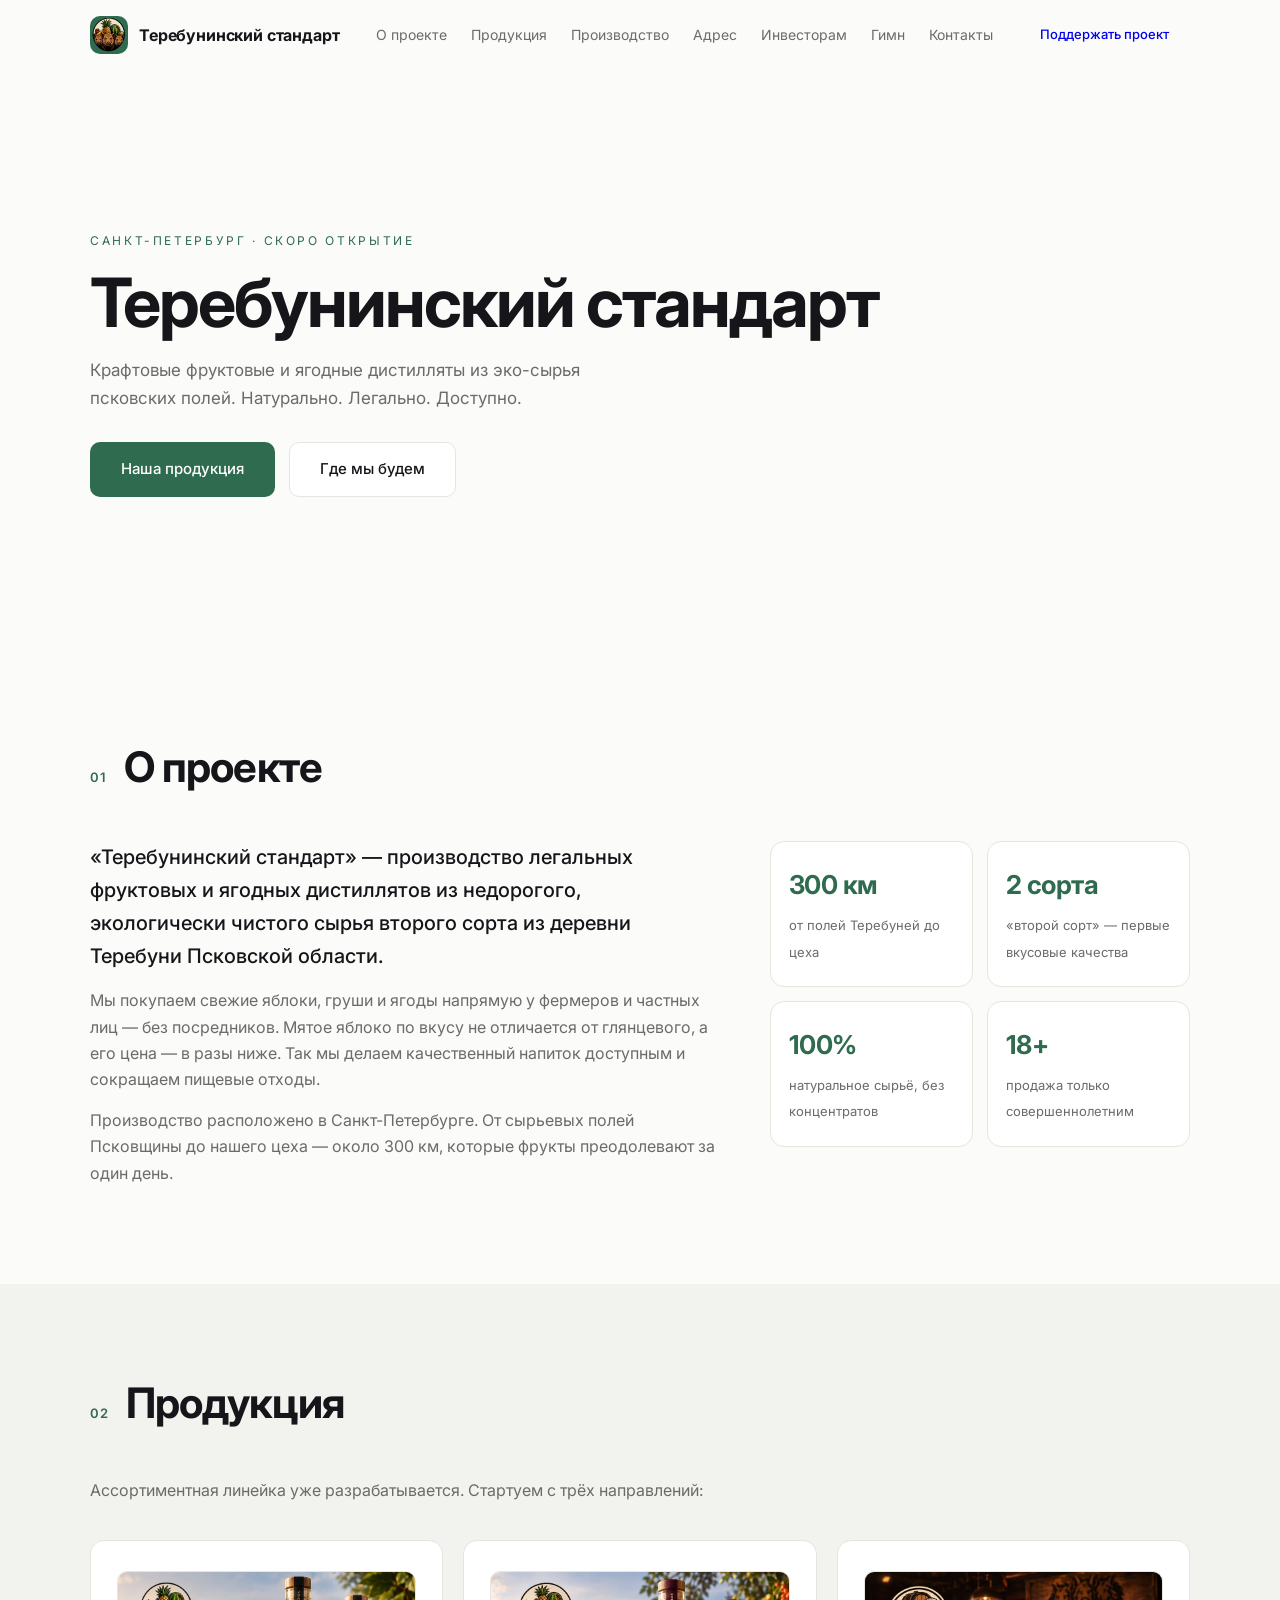
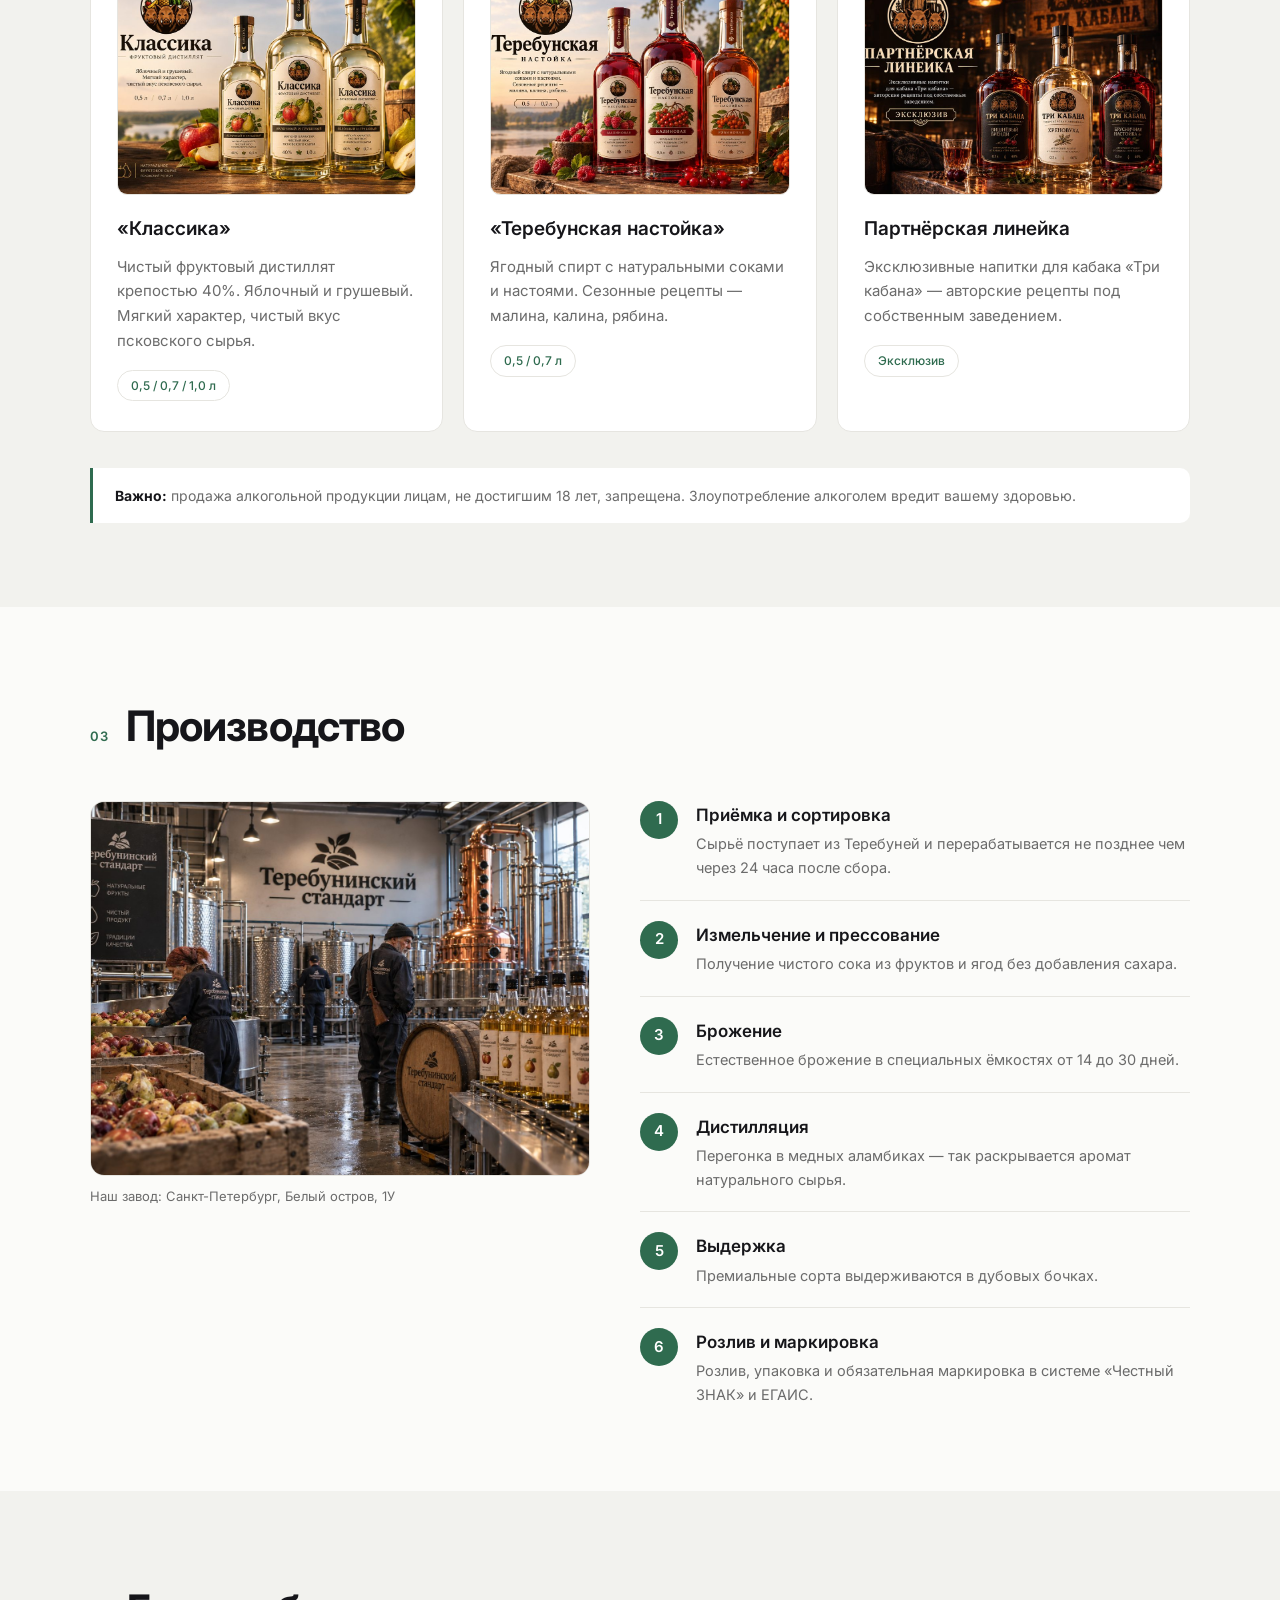
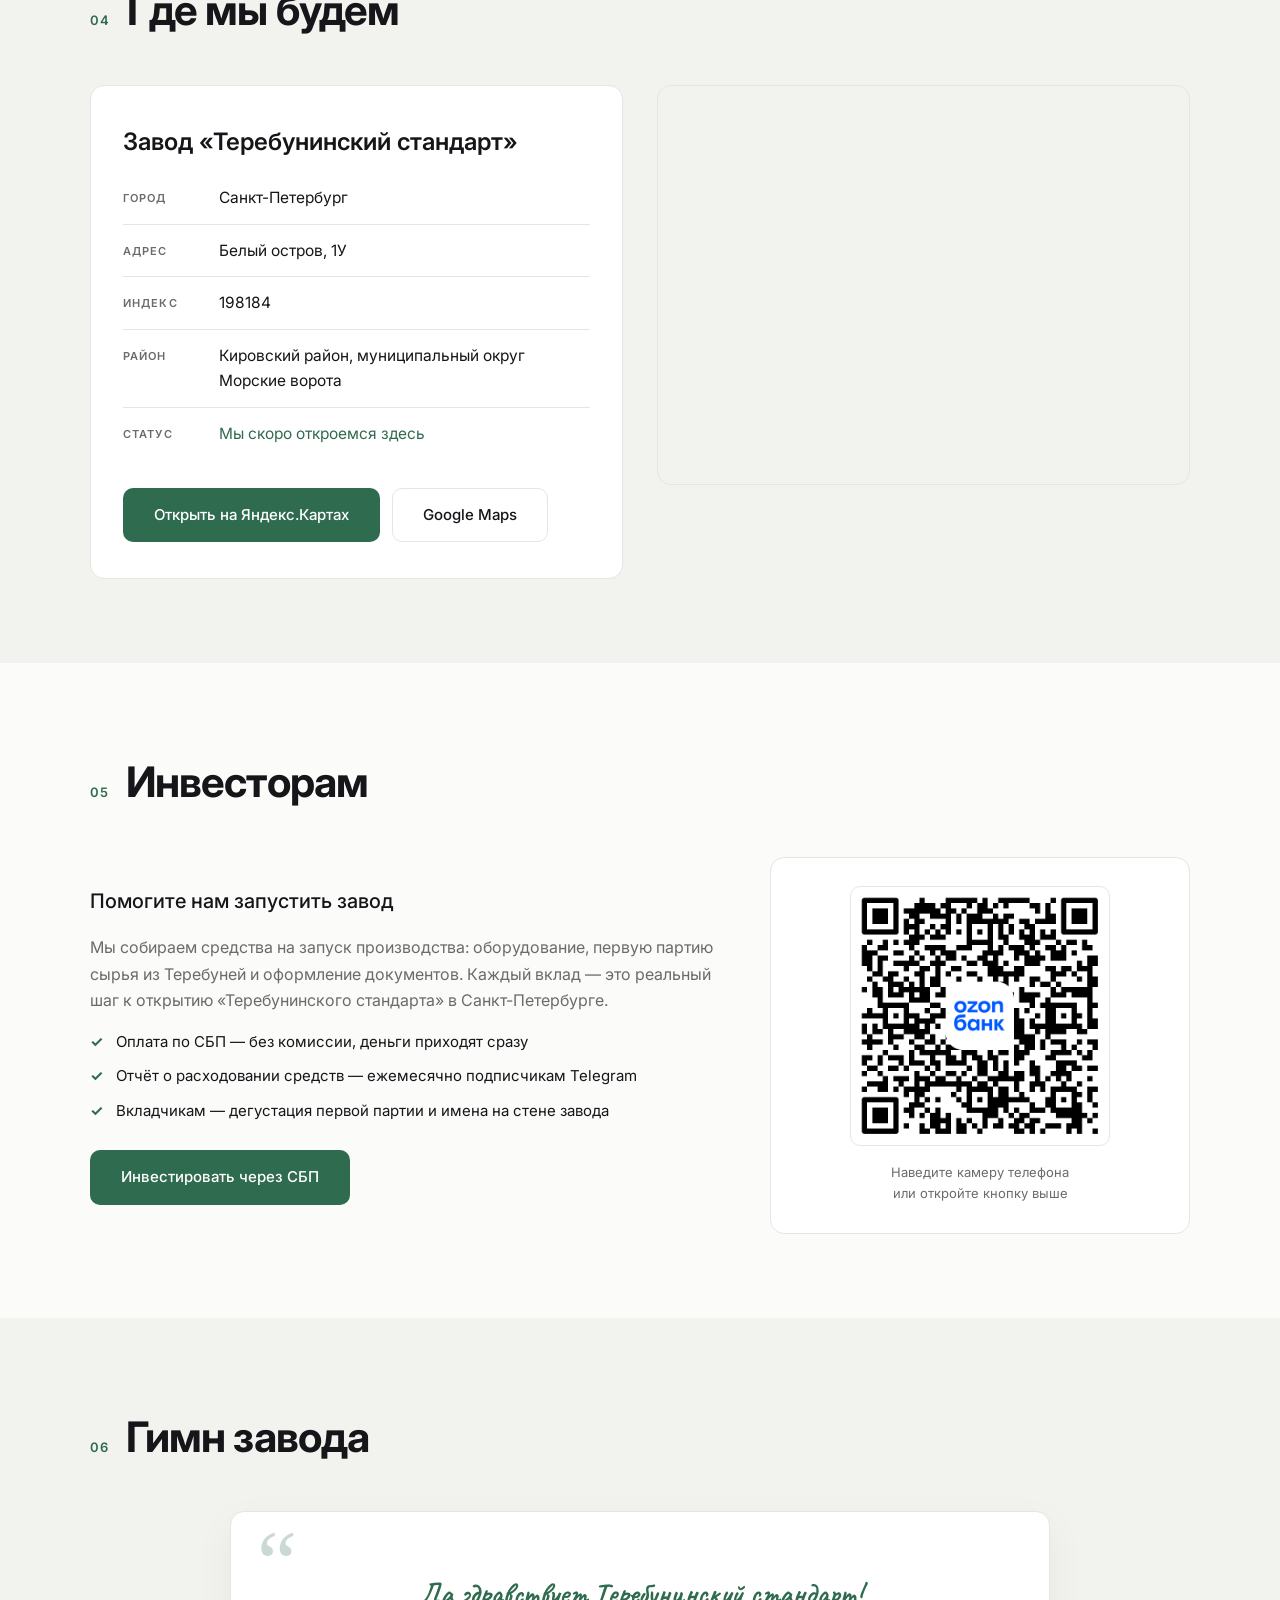
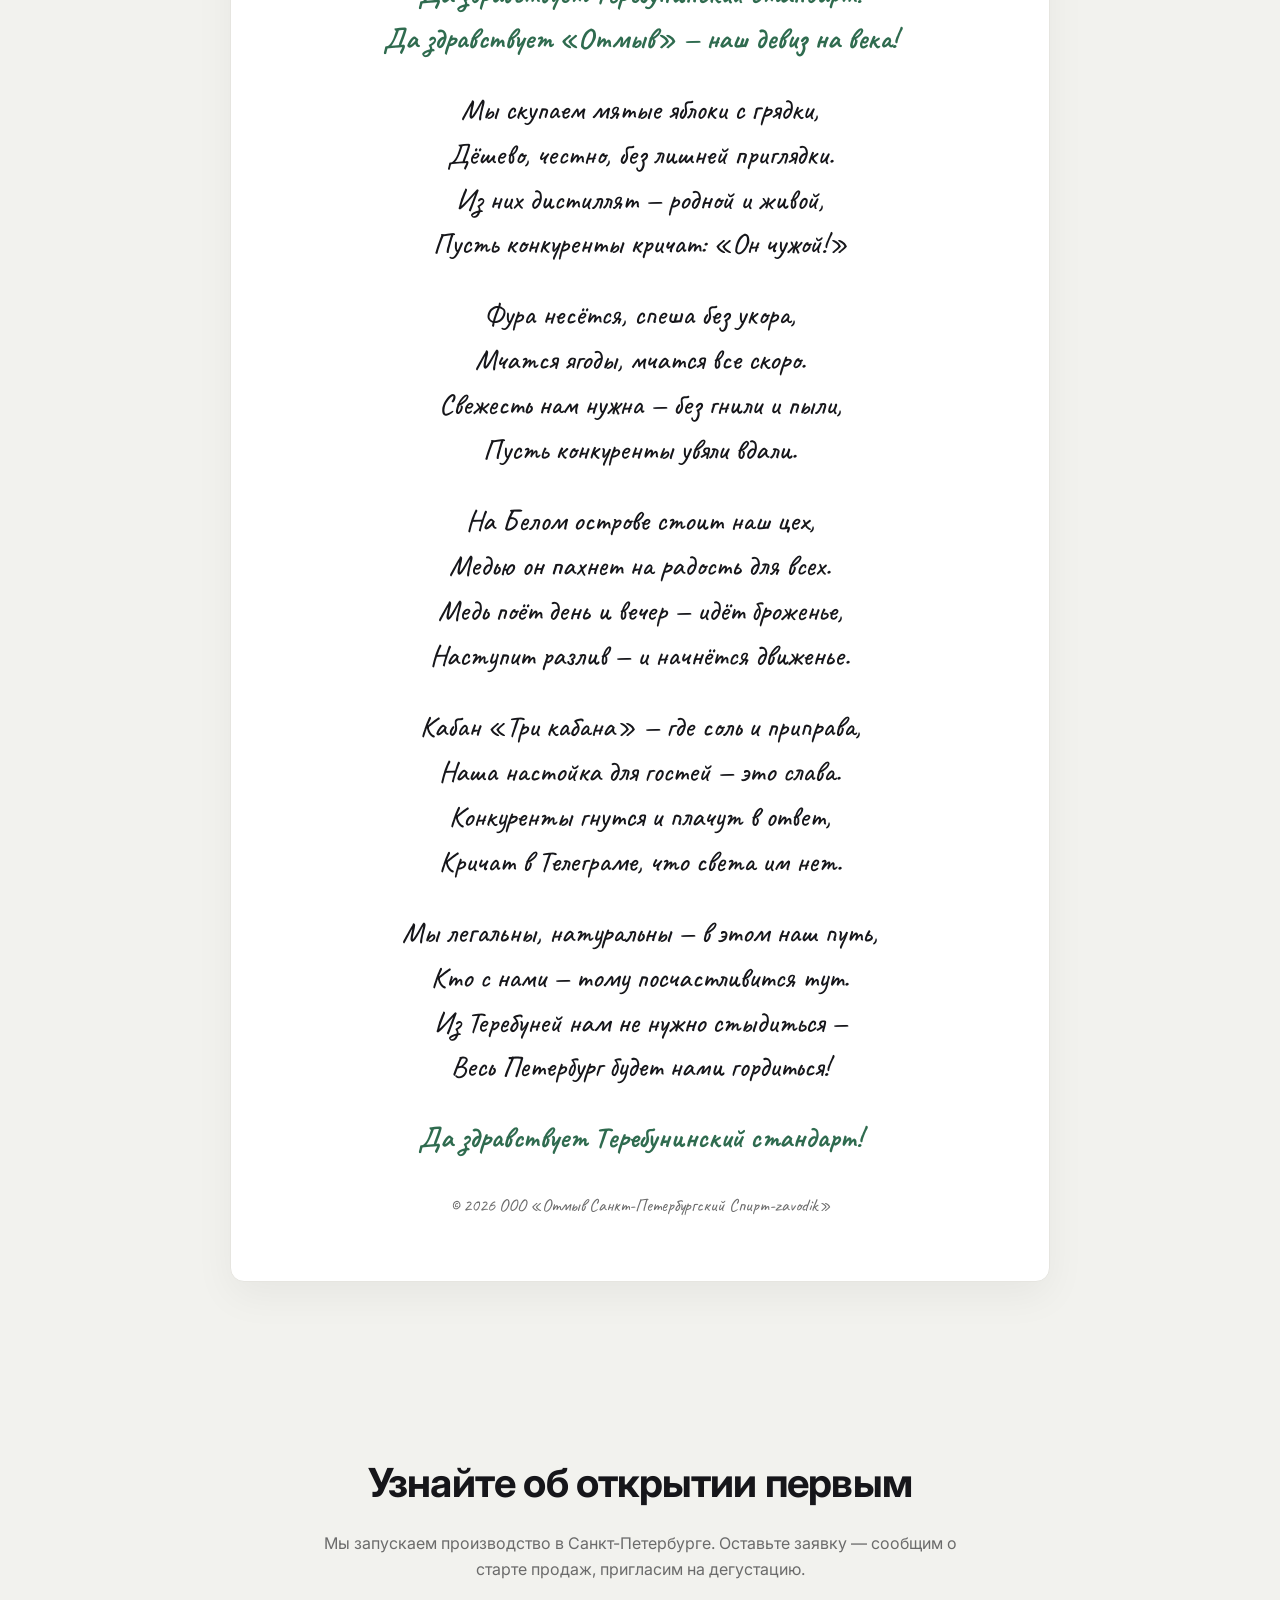
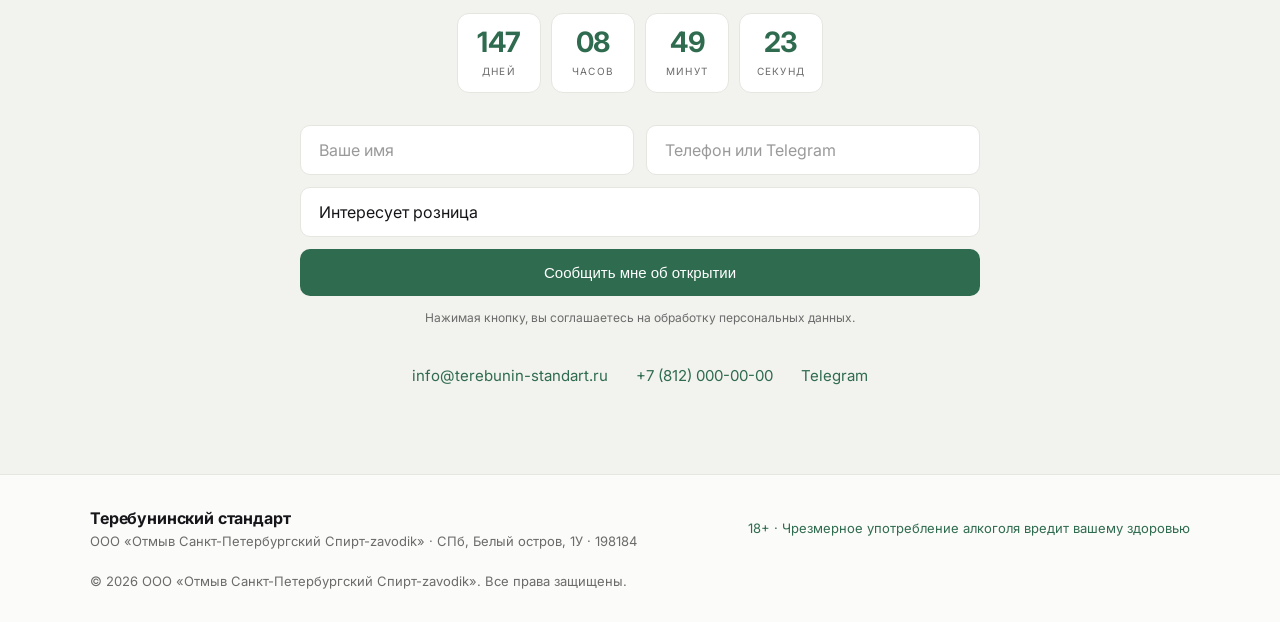
<file: index.html>
<!DOCTYPE html>
<html lang="ru">
<head>
  <meta charset="UTF-8">
  <meta name="viewport" content="width=device-width, initial-scale=1.0">
  <meta name="theme-color" content="#fbfbf9">
  <title>Теребунинский стандарт — крафтовая винокурня в Санкт-Петербурге | Скоро открытие</title>
  <meta name="description" content="Теребунинский стандарт — производство фруктовых и ягодных дистиллятов из псковского сырья. Санкт-Петербург, Белый остров, 1У. Скоро открытие.">
  <link rel="preconnect" href="https://fonts.googleapis.com">
  <link rel="preconnect" href="https://fonts.gstatic.com" crossorigin>
  <link href="https://fonts.googleapis.com/css2?family=Inter:wght@300;400;500;600;700&family=Caveat:wght@500;700&display=swap" rel="stylesheet">
  <link rel="stylesheet" href="css/style.css">
</head>
<body>

  <!-- ===== HEADER ===== -->
  <header class="header" id="header">
    <div class="container header__inner">
      <a href="#hero" class="logo">
        <div class="logo__mark">
          <img src="assets/logo.png" alt="" class="logo__img" onerror="this.style.display='none';this.nextElementSibling.style.display='block'">
          <span class="logo__fallback" style="display:none">ТС</span>
        </div>
        <span class="logo__name">Теребунинский&nbsp;стандарт</span>
      </a>

      <nav class="nav" id="nav">
        <a href="#about" class="nav__link">О проекте</a>
        <a href="#products" class="nav__link">Продукция</a>
        <a href="#production" class="nav__link">Производство</a>
        <a href="#location" class="nav__link">Адрес</a>
        <a href="#invest" class="nav__link">Инвесторам</a>
        <a href="#hymn" class="nav__link">Гимн</a>
        <a href="#contacts" class="nav__link">Контакты</a>
      </nav>

      <a href="#invest" class="btn btn--small header__cta">Поддержать проект</a>

      <button class="burger" id="burger" aria-label="Меню">
        <span></span><span></span><span></span>
      </button>
    </div>
  </header>

  <!-- ===== HERO (компактный) ===== -->
  <section class="hero" id="hero">
    <div class="container hero__content">
      <p class="hero__eyebrow">Санкт-Петербург · Скоро открытие</p>
      <h1 class="hero__title">Теребунинский стандарт</h1>
      <p class="hero__subtitle">
        Крафтовые фруктовые и ягодные дистилляты из эко-сырья псковских полей.
        Натурально. Легально. Доступно.
      </p>
      <div class="hero__actions">
        <a href="#products" class="btn btn--primary">Наша продукция</a>
        <a href="#location" class="btn btn--ghost">Где мы будем</a>
      </div>
    </div>
  </section>

  <!-- ===== ABOUT ===== -->
  <section class="section" id="about">
    <div class="container">
      <div class="section__head reveal">
        <span class="section__num">01</span>
        <h2 class="section__title">О проекте</h2>
      </div>

      <div class="about__grid">
        <div class="about__text reveal">
          <p class="lead">
            «Теребунинский стандарт» — производство легальных фруктовых и ягодных дистиллятов
            из недорогого, экологически чистого сырья второго сорта из деревни Теребуни
            Псковской области.
          </p>
          <p>
            Мы покупаем свежие яблоки, груши и ягоды напрямую у фермеров и частных лиц —
            без посредников. Мятое яблоко по вкусу не отличается от глянцевого,
            а его цена — в разы ниже. Так мы делаем качественный напиток доступным
            и сокращаем пищевые отходы.
          </p>
          <p>
            Производство расположено в Санкт-Петербурге. От сырьевых полей Псковщины
            до нашего цеха — около 300 км, которые фрукты преодолевают за один день.
          </p>
        </div>

        <div class="about__facts reveal">
          <div class="fact">
            <span class="fact__num">300 км</span>
            <span class="fact__label">от полей Теребуней до цеха</span>
          </div>
          <div class="fact">
            <span class="fact__num">2 сорта</span>
            <span class="fact__label">«второй сорт» — первые вкусовые качества</span>
          </div>
          <div class="fact">
            <span class="fact__num">100%</span>
            <span class="fact__label">натуральное сырьё, без концентратов</span>
          </div>
          <div class="fact">
            <span class="fact__num">18+</span>
            <span class="fact__label">продажа только совершеннолетним</span>
          </div>
        </div>
      </div>
    </div>
  </section>

  <!-- ===== PRODUCTS ===== -->
  <section class="section section--alt" id="products">
    <div class="container">
      <div class="section__head reveal">
        <span class="section__num">02</span>
        <h2 class="section__title">Продукция</h2>
      </div>

      <p class="section__intro reveal">
        Ассортиментная линейка уже разрабатывается. Стартуем с трёх направлений:
      </p>

      <div class="cards">
        <article class="card reveal">
          <div class="card__img">
            <img src="assets/product-classic.jpg" alt="Классика — фруктовый дистиллят" loading="lazy" decoding="async" onerror="this.style.display='none';this.nextElementSibling.style.display='block'">
            <span class="card__icon" style="display:none">🥃</span>
          </div>
          <h3 class="card__title">«Классика»</h3>
          <p class="card__text">
            Чистый фруктовый дистиллят крепостью 40%. Яблочный и грушевый.
            Мягкий характер, чистый вкус псковского сырья.
          </p>
          <span class="card__price">0,5 / 0,7 / 1,0 л</span>
        </article>

        <article class="card reveal">
          <div class="card__img">
            <img src="assets/product-terebun.jpg" alt="Настойка «Теребунская»" loading="lazy" decoding="async" onerror="this.style.display='none';this.nextElementSibling.style.display='block'">
            <span class="card__icon" style="display:none">🍓</span>
          </div>
          <h3 class="card__title">«Теребунская настойка»</h3>
          <p class="card__text">
            Ягодный спирт с натуральными соками и настоями.
            Сезонные рецепты — малина, калина, рябина.
          </p>
          <span class="card__price">0,5 / 0,7 л</span>
        </article>

        <article class="card reveal">
          <div class="card__img">
            <img src="assets/product-kabani.jpg" alt="Партнёрская линейка «Три кабана»" loading="lazy" decoding="async" onerror="this.style.display='none';this.nextElementSibling.style.display='block'">
            <span class="card__icon" style="display:none">🐖</span>
          </div>
          <h3 class="card__title">Партнёрская линейка</h3>
          <p class="card__text">
            Эксклюзивные напитки для кабака «Три кабана» —
            авторские рецепты под собственным заведением.
          </p>
          <span class="card__price">Эксклюзив</span>
        </article>
      </div>

      <div class="notice reveal">
        <strong>Важно:</strong> продажа алкогольной продукции лицам, не достигшим 18 лет,
        запрещена. Злоупотребление алкоголем вредит вашему здоровью.
      </div>
    </div>
  </section>

  <!-- ===== PRODUCTION ===== -->
  <section class="section" id="production">
    <div class="container">
      <div class="section__head reveal">
        <span class="section__num">03</span>
        <h2 class="section__title">Производство</h2>
      </div>

      <div class="production__grid">
        <div class="production__photo reveal">
          <div class="photo-frame">
            <img src="assets/factory.jpg" alt="Наш цех в Санкт-Петербурге" loading="lazy" decoding="async" onerror="this.parentNode.classList.add('photo-frame--empty');this.style.display='none'">
            <span class="photo-frame__placeholder">Фото нашего цеха<br><small>скоро здесь</small></span>
          </div>
          <p class="photo-caption">Наш завод: Санкт-Петербург, Белый остров, 1У</p>
        </div>

        <ol class="steps reveal">
          <li class="step">
            <span class="step__num">1</span>
            <div>
              <h4>Приёмка и сортировка</h4>
              <p>Сырьё поступает из Теребуней и перерабатывается не позднее чем через 24 часа после сбора.</p>
            </div>
          </li>
          <li class="step">
            <span class="step__num">2</span>
            <div>
              <h4>Измельчение и прессование</h4>
              <p>Получение чистого сока из фруктов и ягод без добавления сахара.</p>
            </div>
          </li>
          <li class="step">
            <span class="step__num">3</span>
            <div>
              <h4>Брожение</h4>
              <p>Естественное брожение в специальных ёмкостях от 14 до 30 дней.</p>
            </div>
          </li>
          <li class="step">
            <span class="step__num">4</span>
            <div>
              <h4>Дистилляция</h4>
              <p>Перегонка в медных аламбиках — так раскрывается аромат натурального сырья.</p>
            </div>
          </li>
          <li class="step">
            <span class="step__num">5</span>
            <div>
              <h4>Выдержка</h4>
              <p>Премиальные сорта выдерживаются в дубовых бочках.</p>
            </div>
          </li>
          <li class="step">
            <span class="step__num">6</span>
            <div>
              <h4>Розлив и маркировка</h4>
              <p>Розлив, упаковка и обязательная маркировка в системе «Честный ЗНАК» и ЕГАИС.</p>
            </div>
          </li>
        </ol>
      </div>
    </div>
  </section>

  <!-- ===== LOCATION ===== -->
  <section class="section section--alt" id="location">
    <div class="container">
      <div class="section__head reveal">
        <span class="section__num">04</span>
        <h2 class="section__title">Где мы будем</h2>
      </div>

      <div class="location__grid">
        <div class="location__card reveal">
          <h3 class="location__title">Завод «Теребунинский стандарт»</h3>

          <ul class="address">
            <li>
              <span class="address__key">Город</span>
              <span class="address__val">Санкт-Петербург</span>
            </li>
            <li>
              <span class="address__key">Адрес</span>
              <span class="address__val">Белый остров, 1У</span>
            </li>
            <li>
              <span class="address__key">Индекс</span>
              <span class="address__val">198184</span>
            </li>
            <li>
              <span class="address__key">Район</span>
              <span class="address__val">Кировский район, муниципальный округ Морские ворота</span>
            </li>
            <li>
              <span class="address__key">Статус</span>
              <span class="address__val accent">Мы скоро откроемся здесь</span>
            </li>
          </ul>

          <div class="location__actions">
            <a class="btn btn--primary"
               href="https://yandex.ru/maps/?um=constructor%3Ad539a5f8fa84b9b4b4808024e30cfc1ed5c1e0025e03d33a2b8170673e5a97eb&source=constructorLink"
               target="_blank" rel="noopener">
              Открыть на Яндекс.Картах
            </a>
            <a class="btn btn--ghost"
               href="https://www.google.com/maps/search/?api=1&query=Saint+Petersburg,+Bely+ostrov+1U"
               target="_blank" rel="noopener">
              Google Maps
            </a>
          </div>
        </div>

        <div class="location__map reveal">
          <div class="map-embed" id="map-embed"></div>
          <script type="text/javascript" charset="utf-8" async
            src="https://api-maps.yandex.ru/services/constructor/1.0/js/?um=constructor%3Ad539a5f8fa84b9b4b4808024e30cfc1ed5c1e0025e03d33a2b8170673e5a97eb&amp;width=100%25&amp;height=400&amp;lang=ru_RU&amp;scroll=true">
          </script>
        </div>
      </div>
    </div>
  </section>

  <!-- ===== INVEST ===== -->
  <section class="section" id="invest">
    <div class="container">
      <div class="section__head reveal">
        <span class="section__num">05</span>
        <h2 class="section__title">Инвесторам</h2>
      </div>

      <div class="invest__grid">
        <div class="invest__text reveal">
          <p class="lead">Помогите нам запустить завод</p>
          <p>
            Мы собираем средства на запуск производства: оборудование, первую партию
            сырья из Теребуней и оформление документов. Каждый вклад — это реальный шаг
            к открытию «Теребунинского стандарта» в Санкт-Петербурге.
          </p>
          <ul class="invest__list">
            <li>Оплата по СБП — без комиссии, деньги приходят сразу</li>
            <li>Отчёт о расходовании средств — ежемесячно подписчикам Telegram</li>
            <li>Вкладчикам — дегустация первой партии и имена на стене завода</li>
          </ul>
          <a class="btn btn--primary"
             href="https://finance.ozon.ru/apps/sbp/ozonbankpay/019f7c2c-9675-741e-ae27-7e3fd50c1222"
             target="_blank" rel="noopener">
            Инвестировать через СБП
          </a>
        </div>

        <div class="invest__qr reveal">
          <div class="qr-card">
            <img src="assets/qr.png" alt="QR-код для перевода" loading="lazy" decoding="async" onerror="this.style.display='none';this.nextElementSibling.style.display='block'">
            <p class="qr-card__fallback" style="display:none">QR-код<br><small>положите assets/qr.png</small></p>
            <p class="qr-card__hint">Наведите камеру телефона<br>или откройте кнопку выше</p>
          </div>
        </div>
      </div>
    </div>
  </section>

  <!-- ===== HYMN ===== -->
  <section class="section section--alt" id="hymn">
    <div class="container">
      <div class="section__head reveal">
        <span class="section__num">06</span>
        <h2 class="section__title">Гимн завода</h2>
      </div>

      <div class="hymn reveal">
        <p class="hymn__finale">Да здравствует Теребунинский стандарт!<br>
        Да здравствует «Отмыв» — наш девиз на века!</p>

        <p>Мы скупаем мятые яблоки с грядки,<br>
        Дёшево, честно, без лишней приглядки.<br>
        Из них дистиллят — родной и живой,<br>
        Пусть конкуренты кричат: «Он чужой!»</p>

        <p>Фура несётся, спеша без укора,<br>
        Мчатся ягоды, мчатся все скоро.<br>
        Свежесть нам нужна — без гнили и пыли,<br>
        Пусть конкуренты увяли вдали.</p>

        <p>На Белом острове стоит наш цех,<br>
        Медью он пахнет на радость для всех.<br>
        Медь поёт день и вечер — идёт броженье,<br>
        Наступит разлив — и начнётся движенье.</p>

        <p>Кабан «Три кабана» — где соль и приправа,<br>
        Наша настойка для гостей — это слава.<br>
        Конкуренты гнутся и плачут в ответ,<br>
        Кричат в Телеграме, что света им нет.</p>

        <p>Мы легальны, натуральны — в этом наш путь,<br>
        Кто с нами — тому посчастливится тут.<br>
        Из Теребуней нам не нужно стыдиться —<br>
        Весь Петербург будет нами гордиться!</p>

        <p class="hymn__finale">Да здравствует Теребунинский стандарт!</p>

        <span class="hymn__sign">© 2026 ООО «Отмыв Санкт-Петербургский Спирт-zavodik»</span>
      </div>
    </div>
  </section>

  <!-- ===== CONTACTS ===== -->
  <section class="section section--cta" id="contacts">
    <div class="container">
      <div class="cta reveal">
        <h2 class="cta__title">Узнайте об открытии первым</h2>
        <p class="cta__text">
          Мы запускаем производство в Санкт-Петербурге. Оставьте заявку —
          сообщим о старте продаж, пригласим на дегустацию.
        </p>

        <div class="countdown" id="countdown" aria-label="До открытия">
          <div class="countdown__cell"><span id="cd-days">--</span><small>дней</small></div>
          <div class="countdown__cell"><span id="cd-hours">--</span><small>часов</small></div>
          <div class="countdown__cell"><span id="cd-mins">--</span><small>минут</small></div>
          <div class="countdown__cell"><span id="cd-secs">--</span><small>секунд</small></div>
        </div>

        <form class="form" id="lead-form" novalidate>
          <div class="form__row">
            <input type="text" name="name" class="form__input" placeholder="Ваше имя" required>
            <input type="text" name="contact" class="form__input" placeholder="Телефон или Telegram" required>
          </div>
          <select name="interest" class="form__input">
            <option value="retail">Интересует розница</option>
            <option value="wholesale">Интересует опт (бары, рестораны)</option>
            <option value="partner">Сотрудничество / партнёрство</option>
            <option value="invest">Инвестировать в проект</option>
            <option value="job">Работа на заводе</option>
          </select>
          <button type="submit" class="btn btn--primary btn--wide">Сообщить мне об открытии</button>
          <p class="form__note">Нажимая кнопку, вы соглашаетесь на обработку персональных данных.</p>
          <p class="form__success" id="form-success" hidden>Спасибо! Мы свяжемся с вами перед открытием.</p>
        </form>

        <div class="contacts__row">
          <a href="mailto:info@terebunin-standart.ru" class="contact-link">info@terebunin-standart.ru</a>
          <a href="tel:+78120000000" class="contact-link">+7 (812) 000-00-00</a>
          <a href="https://t.me/" class="contact-link" target="_blank" rel="noopener">Telegram</a>
        </div>
      </div>
    </div>
  </section>

  <!-- ===== FOOTER ===== -->
  <footer class="footer">
    <div class="container footer__inner">
      <div class="footer__brand">
        <span class="logo__name">Теребунинский стандарт</span>
        <span class="footer__addr">ООО «Отмыв Санкт-Петербургский Спирт-zavodik» · СПб, Белый остров, 1У · 198184</span>
      </div>
      <div class="footer__warn">
        18+ · Чрезмерное употребление алкоголя вредит вашему здоровью
      </div>
      <div class="footer__copy">
        © 2026 ООО «Отмыв Санкт-Петербургский Спирт-zavodik». Все права защищены.
      </div>
    </div>
  </footer>

  <script src="js/main.js"></script>
</body>
</html>
</file>
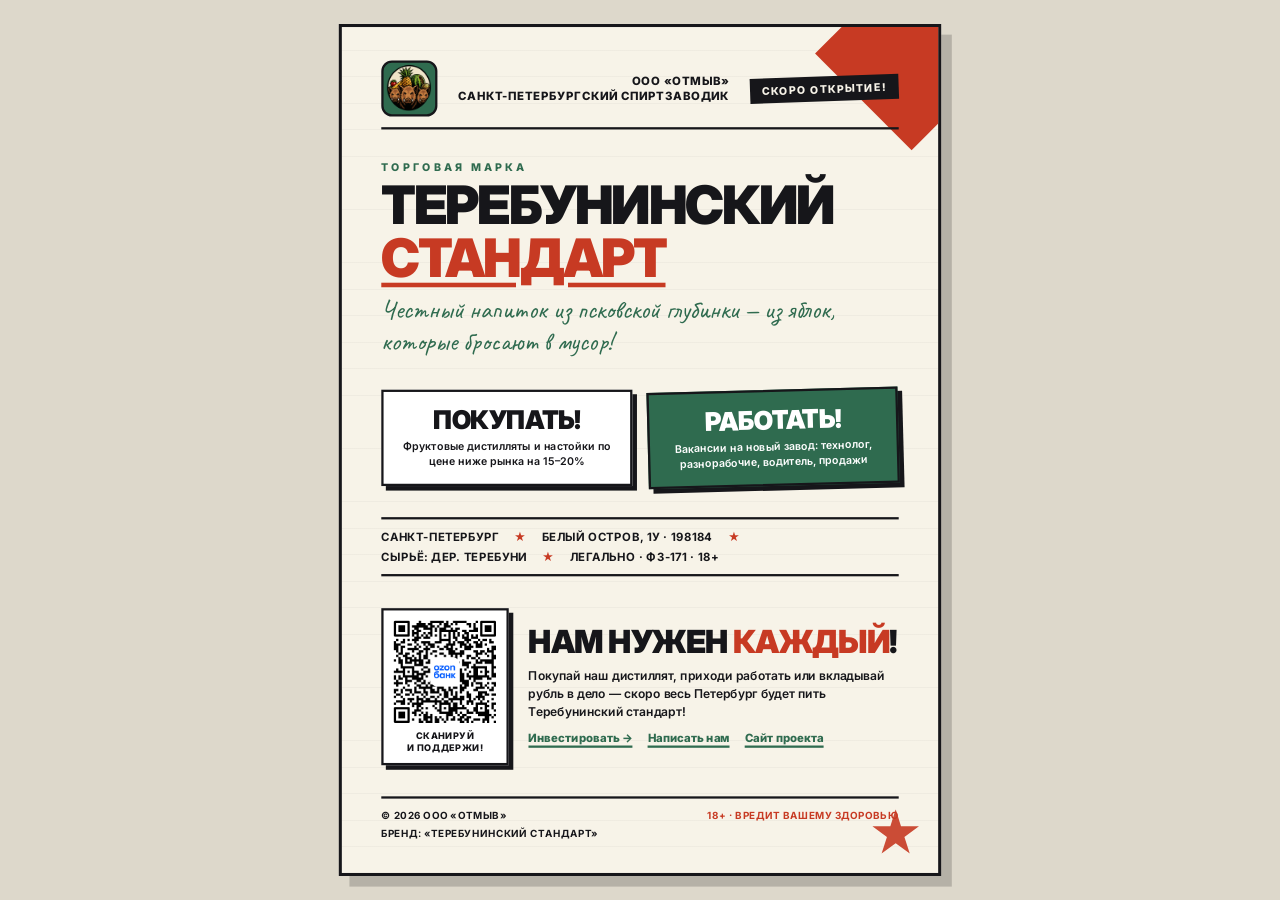
<file: poster.html>
<!DOCTYPE html>
<html lang="ru">
<head>
<meta charset="UTF-8">
<meta name="viewport" content="width=device-width, initial-scale=1.0">
<title>Плакат — Теребунинский стандарт</title>
<link rel="preconnect" href="https://fonts.googleapis.com">
<link rel="preconnect" href="https://fonts.gstatic.com" crossorigin>
<link href="https://fonts.googleapis.com/css2?family=Inter:wght@400;600;700;800;900&family=Caveat:wght@700&display=swap" rel="stylesheet">
<style>
:root {
  --paper: #f7f3e8;
  --ink: #16161a;
  --green: #2f6b4f;
  --red: #c73a23;
  --gold: #d9a441;
}

* { margin: 0; padding: 0; box-sizing: border-box; }

body {
  font-family: "Inter", "Segoe UI", sans-serif;
  background: #ddd8cb;
  color: var(--ink);
  min-height: 100vh;
  display: flex;
  justify-content: center;
  align-items: flex-start;
  padding: 24px 12px;
}

/* ===== fixed A4 sheet (794×1123 px = 210×297 мм) ===== */
.scaler {
  width: 794px;
  transform-origin: top center;
}
.poster {
  width: 794px;
  height: 1123px;
  background:
    repeating-linear-gradient(0deg, transparent 0 34px, rgba(0,0,0,.03) 34px 35px),
    var(--paper);
  border: 4px solid var(--ink);
  box-shadow: 14px 14px 0 rgba(0,0,0,.18);
  padding: 44px 52px;
  position: relative;
  overflow: hidden;
  display: flex;
  flex-direction: column;
  justify-content: space-between;
}

.poster::before {
  content: "";
  position: absolute;
  top: -55px; right: -55px;
  width: 180px; height: 180px;
  background: var(--red);
  transform: rotate(45deg);
}

/* ===== top line ===== */
.top {
  display: flex;
  justify-content: space-between;
  align-items: center;
  gap: 14px;
  border-bottom: 3px solid var(--ink);
  padding-bottom: 14px;
  position: relative; z-index: 2;
}
.top .who { font-weight: 800; font-size: 15px; letter-spacing: .06em; text-transform: uppercase; text-align: right; }
.top .badge {
  background: var(--ink); color: var(--paper);
  padding: 8px 16px; font-weight: 800; font-size: 14px;
  letter-spacing: .12em; text-transform: uppercase;
  transform: rotate(-2deg);
}
.logo {
  width: 74px; height: 74px;
  border-radius: 14px; overflow: hidden; flex-shrink: 0;
  background: var(--green); border: 3px solid var(--ink);
}
.logo img { width: 100%; height: 100%; object-fit: cover; }

/* ===== headline ===== */
.kicker {
  font-weight: 800; letter-spacing: .3em; text-transform: uppercase;
  font-size: 14px; color: var(--green);
  margin-bottom: 8px; position: relative; z-index: 2;
}
h1 {
  font-size: 70px;
  font-weight: 900; line-height: .98; letter-spacing: -0.04em;
  text-transform: uppercase; position: relative; z-index: 2;
  word-break: break-word;
}
h1 em {
  font-style: normal; color: var(--red);
  text-decoration: underline; text-decoration-thickness: 6px;
  text-underline-offset: 8px;
}
.sub {
  font-family: "Caveat", cursive;
  font-size: 34px;
  color: var(--green); margin-top: 12px; position: relative; z-index: 2;
}

/* ===== three shouts ===== */
.shouts {
  display: grid; grid-template-columns: repeat(2, 1fr);
  gap: 20px;
  position: relative; z-index: 2;
}
.shout {
  border: 3px solid var(--ink);
  background: #fff;
  padding: 20px 14px;
  text-align: center;
  box-shadow: 6px 6px 0 var(--ink);
}
.shout:nth-child(2) { background: var(--green); color: #fff; transform: rotate(-1.5deg); }
.shout:nth-child(3) { background: var(--gold); transform: rotate(1.5deg); }
.shout b {
  display: block;
  font-size: 34px;
  font-weight: 900; text-transform: uppercase; letter-spacing: -0.02em;
  line-height: 1; margin-bottom: 8px;
}
.shout span { font-size: 14px; font-weight: 600; line-height: 1.4; display: block; }

/* ===== info strip ===== */
.strip {
  display: flex; flex-wrap: wrap; gap: 8px 20px;
  border-top: 3px solid var(--ink); border-bottom: 3px solid var(--ink);
  padding: 13px 0;
  font-weight: 700; font-size: 15px;
  text-transform: uppercase; letter-spacing: .03em;
  position: relative; z-index: 2;
}
.strip i { font-style: normal; color: var(--red); }

/* ===== bottom: QR + call ===== */
.bottom {
  display: grid; grid-template-columns: auto 1fr;
  gap: 26px; align-items: center;
  position: relative; z-index: 2;
}
.qr {
  background: #fff; border: 3px solid var(--ink);
  padding: 12px; width: 168px;
  box-shadow: 6px 6px 0 var(--ink);
}
.qr img { width: 100%; display: block; }
.qr p {
  text-align: center; font-size: 12px; font-weight: 800;
  text-transform: uppercase; letter-spacing: .06em;
  margin-top: 8px; line-height: 1.3;
}
.call h2 {
  font-size: 42px;
  font-weight: 900; text-transform: uppercase;
  line-height: 1.02; letter-spacing: -0.03em; margin-bottom: 10px;
}
.call h2 i { font-style: normal; color: var(--red); }
.call p { font-weight: 600; font-size: 16px; line-height: 1.5; margin-bottom: 14px; }
.links { display: flex; flex-wrap: wrap; gap: 10px 20px; font-weight: 800; font-size: 15px; }
.links a { color: var(--green); text-decoration: none; border-bottom: 3px solid var(--green); }

/* ===== footer ===== */
.foot {
  padding-top: 14px;
  border-top: 3px solid var(--ink);
  display: flex; justify-content: space-between; flex-wrap: wrap; gap: 8px;
  font-size: 13px; font-weight: 700;
  text-transform: uppercase; letter-spacing: .05em;
  position: relative; z-index: 2;
}
.foot .warn { color: var(--red); }

/* ===== star ===== */
.star {
  position: absolute; bottom: 20px; right: 24px;
  width: 64px; height: 64px; background: var(--red);
  clip-path: polygon(50% 0, 61% 35%, 98% 35%, 68% 57%, 79% 91%, 50% 70%, 21% 91%, 32% 57%, 2% 35%, 39% 35%);
  z-index: 2; opacity: .9;
}

/* ===== PRINT: one A4 page exactly ===== */
@page { size: A4 portrait; margin: 0; }

@media print {
  html, body {
    background: #fff;
    padding: 0;
    margin: 0;
    display: block;
    min-height: auto;
    width: 210mm;
    height: 297mm;
    overflow: hidden;
  }
  .scaler {
    width: 794px;
    height: auto !important;
    transform: none !important;
    margin: 0;
  }
  .poster {
    width: 794px;
    height: 1123px;
    border-width: 3px;
    box-shadow: none;
    page-break-after: avoid;
    -webkit-print-color-adjust: exact;
    print-color-adjust: exact;
  }
}
</style>
</head>
<body>

<div class="scaler" id="scaler">
<div class="poster">

  <div class="top">
    <div class="logo">
      <img src="assets/logo.png" alt="" onerror="this.style.display='none'">
    </div>
    <div class="who">ООО «Отмыв»<br>Санкт-Петербургский спиртзаводик</div>
    <div class="badge">Скоро открытие!</div>
  </div>

  <div>
    <p class="kicker">Торговая марка</p>
    <h1>Теребунинский <em>стандарт</em></h1>
    <p class="sub">Честный напиток из псковской глубинки — из яблок, которые бросают в мусор!</p>
  </div>

  <div class="shouts">
    <div class="shout">
      <b>Покупать!</b>
      <span>Фруктовые дистилляты и настойки по цене ниже рынка на 15–20%</span>
    </div>
    <div class="shout">
      <b>Работать!</b>
      <span>Вакансии на новый завод: технолог, разнорабочие, водитель, продажи</span>
    </div>
  </div>

  <div class="strip">
    <span>Санкт-Петербург</span>
    <i>★</i>
    <span>Белый остров, 1У · 198184</span>
    <i>★</i>
    <span>Сырьё: дер. Теребуни</span>
    <i>★</i>
    <span>Легально · ФЗ-171 · 18+</span>
  </div>

  <div class="bottom">
    <div class="qr">
      <img src="assets/qr.png" alt="QR-код для перевода">
      <p>Сканируй<br>и поддержи!</p>
    </div>
    <div class="call">
      <h2>Нам нужен <i>каждый</i>!</h2>
      <p>Покупай наш дистиллят, приходи работать или вкладывай рубль в дело — скоро весь Петербург будет пить Теребунинский стандарт!</p>
      <div class="links">
        <a href="https://finance.ozon.ru/apps/sbp/ozonbankpay/019f7c2c-9675-741e-ae27-7e3fd50c1222" target="_blank" rel="noopener">Инвестировать →</a>
        <a href="mailto:info@terebunin-standart.ru">Написать нам</a>
        <a href="index.html">Сайт проекта</a>
      </div>
    </div>
  </div>

  <div class="foot">
    <span>© 2026 ООО «Отмыв»</span>
    <span class="warn">18+ · Вредит вашему здоровью</span>
    <span>Бренд: «Теребунинский стандарт»</span>
  </div>

  <div class="star" aria-hidden="true"></div>
</div>
</div>

<script>
/* Масштабируем плакат под высоту экрана — целиком, без прокрутки */
function fit() {
  const s = document.getElementById("scaler");
  const avail = window.innerHeight - 48;
  const scale = Math.min(1, avail / 1123, (window.innerWidth - 24) / 794);
  s.style.transform = "scale(" + scale + ")";
  /* компенсируем место, которое занимаетscaled-элемент */
  s.style.height = (1123 * scale) + "px";
}
fit();
window.addEventListener("resize", fit);
</script>
</body>
</html>
</file>
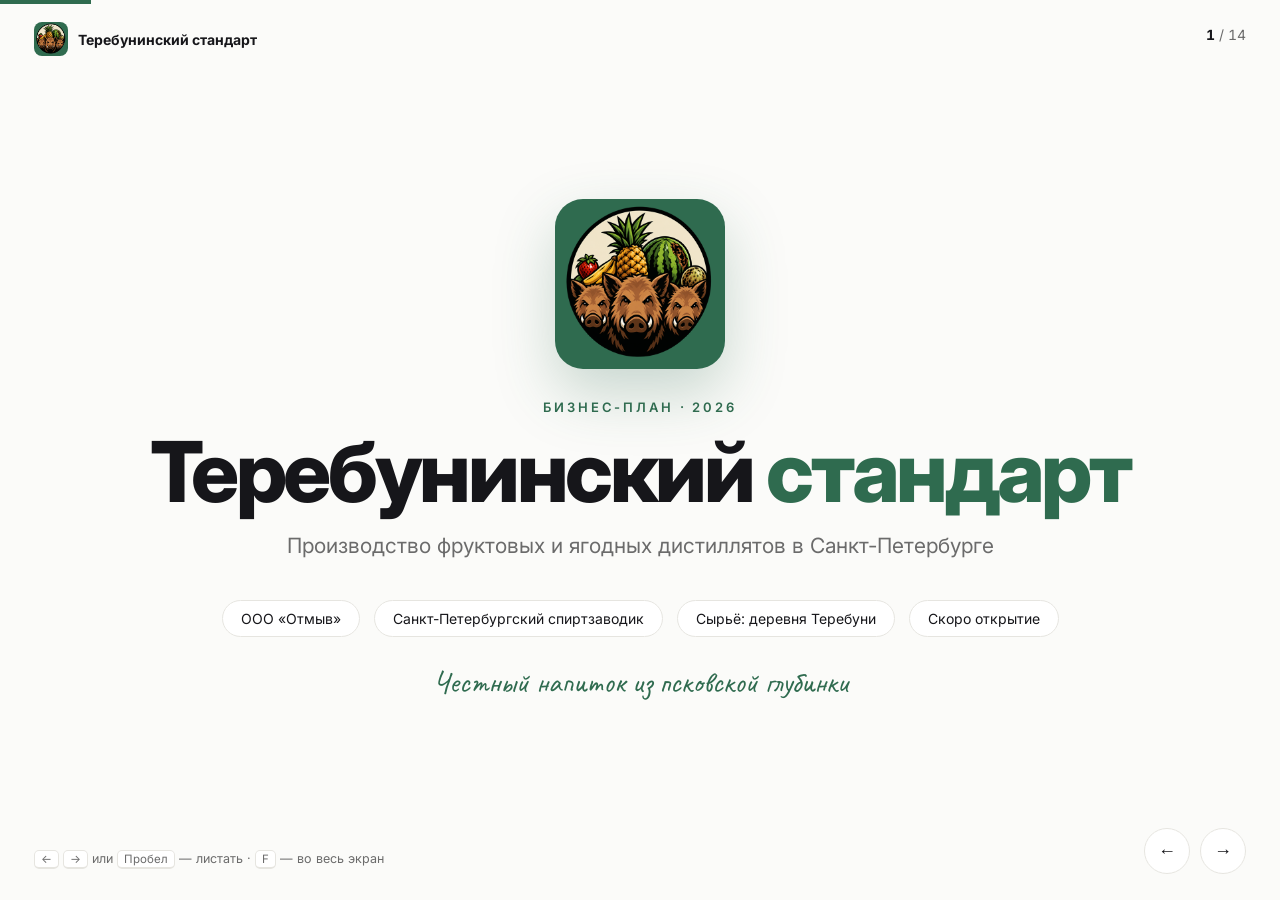
<file: presentation.html>
<!DOCTYPE html>
<html lang="ru">
<head>
<meta charset="UTF-8">
<meta name="viewport" content="width=device-width, initial-scale=1.0">
<title>Бизнес-план — Теребунинский стандарт</title>
<link rel="preconnect" href="https://fonts.googleapis.com">
<link rel="preconnect" href="https://fonts.gstatic.com" crossorigin>
<link href="https://fonts.googleapis.com/css2?family=Inter:wght@300;400;500;600;700;800&family=Caveat:wght@600;700&display=swap" rel="stylesheet">
<style>
:root {
  --bg: #fbfbf9;
  --alt: #f2f2ee;
  --card: #ffffff;
  --line: #e6e5e0;
  --accent: #2f6b4f;
  --accent-dark: #245540;
  --text: #16161a;
  --dim: #6b6b6b;
}

* { margin: 0; padding: 0; box-sizing: border-box; }
html, body { height: 100%; }
body {
  font-family: "Inter", "Segoe UI", sans-serif;
  background: var(--bg);
  color: var(--text);
  overflow: hidden;
}

/* ===== progress + chrome ===== */
.progress {
  position: fixed; top: 0; left: 0; height: 4px;
  background: var(--accent); width: 0; z-index: 50;
  transition: width .4s ease;
}
.brand-chip {
  position: fixed; top: 22px; left: 34px; z-index: 40;
  display: flex; align-items: center; gap: 10px;
  font-weight: 700; font-size: 14px;
}
.brand-chip img { width: 34px; height: 34px; border-radius: 8px; object-fit: cover; background: var(--accent); }
.brand-chip .fallback {
  width: 34px; height: 34px; border-radius: 8px; background: var(--accent);
  color: #fff; display: none; place-items: center; font-size: 13px;
}
.counter {
  position: fixed; top: 26px; right: 34px; z-index: 40;
  font-size: 14px; color: var(--dim); font-variant-numeric: tabular-nums;
}
.counter b { color: var(--text); }

.nav-arrows {
  position: fixed; bottom: 26px; right: 34px; z-index: 40;
  display: flex; gap: 10px;
}
.nav-arrows button {
  width: 46px; height: 46px; border-radius: 50%;
  border: 1px solid var(--line); background: var(--card);
  font-size: 18px; cursor: pointer; color: var(--text);
  transition: .2s;
}
.nav-arrows button:hover { background: var(--accent); color: #fff; border-color: var(--accent); }
.hint {
  position: fixed; bottom: 34px; left: 34px; z-index: 40;
  font-size: 12.5px; color: var(--dim);
}
kbd {
  border: 1px solid var(--line); border-bottom-width: 2px;
  border-radius: 5px; padding: 1px 6px; background: var(--card);
  font-family: inherit; font-size: 11.5px;
}

/* ===== slides ===== */
.slide {
  position: fixed; inset: 0;
  display: flex; align-items: center; justify-content: center;
  padding: 90px 8vw 90px;
  opacity: 0; visibility: hidden; transform: translateY(16px);
  transition: opacity .45s ease, transform .45s ease, visibility .45s;
}
.slide.active { opacity: 1; visibility: visible; transform: none; }

.inner { width: min(1150px, 100%); }

.kicker {
  font-size: 13px; font-weight: 600; letter-spacing: .22em;
  text-transform: uppercase; color: var(--accent); margin-bottom: 14px;
}
h2 {
  font-size: clamp(30px, 4.4vw, 52px);
  font-weight: 800; letter-spacing: -0.03em;
  line-height: 1.08; margin-bottom: 26px;
}
.columns { display: grid; grid-template-columns: 1.15fr .85fr; gap: 48px; align-items: center; }
.columns--even { grid-template-columns: 1fr 1fr; }

p.lead { font-size: clamp(16px, 1.6vw, 19px); color: var(--dim); line-height: 1.65; margin-bottom: 16px; }
p.lead strong, li strong { color: var(--text); font-weight: 600; }

ul.list { list-style: none; display: flex; flex-direction: column; gap: 13px; margin-top: 8px; }
ul.list li {
  position: relative; padding-left: 30px;
  font-size: clamp(15px, 1.5vw, 17px); line-height: 1.5;
}
ul.list li::before {
  content: "✓"; position: absolute; left: 0; top: 0;
  color: var(--accent); font-weight: 700;
}
ul.list--minus li::before { content: "—"; color: #b3541e; }

ol.flow { list-style: none; counter-reset: f; display: flex; flex-direction: column; gap: 11px; }
ol.flow li {
  counter-increment: f; display: flex; gap: 14px; align-items: baseline;
  font-size: clamp(14.5px, 1.5vw, 16.5px);
}
ol.flow li::before {
  content: counter(f);
  flex: 0 0 28px; height: 28px; border-radius: 50%;
  background: var(--accent); color: #fff;
  font-size: 13px; font-weight: 600;
  display: inline-grid; place-items: center; align-self: center;
}

.cards { display: grid; grid-template-columns: repeat(3, 1fr); gap: 18px; }
.card {
  background: var(--card); border: 1px solid var(--line);
  border-radius: 16px; padding: 22px;
}
.card h3 { font-size: 17px; font-weight: 700; margin-bottom: 8px; }
.card p { font-size: 14px; color: var(--dim); line-height: 1.55; }
.card .tag {
  display: inline-block; font-size: 11px; font-weight: 600;
  letter-spacing: .1em; text-transform: uppercase;
  color: var(--accent); margin-bottom: 10px;
}
.card--photo { padding: 0; overflow: hidden; }
.card--photo .ph { aspect-ratio: 4/3; background: var(--alt); }
.card--photo .ph img { width: 100%; height: 100%; object-fit: cover; }
.card--photo .body { padding: 16px 18px 20px; }

.stats { display: grid; grid-template-columns: repeat(2, 1fr); gap: 16px; }
.stat {
  background: var(--card); border: 1px solid var(--line);
  border-radius: 14px; padding: 20px;
}
.stat b { display: block; font-size: clamp(24px, 3vw, 34px); font-weight: 800; color: var(--accent); letter-spacing: -0.02em; }
.stat span { font-size: 13.5px; color: var(--dim); }

.photo {
  border-radius: 18px; overflow: hidden; border: 1px solid var(--line);
  background: var(--alt);
}
.photo img { width: 100%; display: block; aspect-ratio: 4/3; object-fit: cover; }
.photo figcaption { font-size: 13px; color: var(--dim); padding: 10px 14px; background: var(--card); }

.note {
  margin-top: 22px; padding: 14px 18px;
  border-left: 3px solid var(--accent); background: var(--card);
  border-radius: 0 12px 12px 0; font-size: 14.5px; color: var(--dim);
}
.note strong { color: var(--text); }

/* ===== title slide ===== */
.title-slide { text-align: center; }
.title-slide .logo-big {
  width: clamp(110px, 16vw, 170px); height: clamp(110px, 16vw, 170px);
  margin: 0 auto 30px; border-radius: 28px; overflow: hidden;
  background: var(--accent); display: grid; place-items: center;
  box-shadow: 0 24px 60px rgba(47,107,79,.25);
}
.title-slide .logo-big img { width: 100%; height: 100%; object-fit: cover; }
.title-slide .logo-big .fallback { color: #fff; font-weight: 800; font-size: 42px; display: none; }
.title-slide h1 {
  font-size: clamp(40px, 7vw, 84px); font-weight: 800;
  letter-spacing: -0.04em; line-height: 1.02; margin-bottom: 18px;
}
.title-slide h1 span { color: var(--accent); }
.title-slide .sub { font-size: clamp(16px, 2vw, 21px); color: var(--dim); margin-bottom: 8px; }
.title-slide .meta {
  margin-top: 34px; display: inline-flex; gap: 14px; flex-wrap: wrap; justify-content: center;
}
.title-slide .meta span {
  border: 1px solid var(--line); background: var(--card);
  padding: 9px 18px; border-radius: 999px; font-size: 14px;
}
.handwritten { font-family: "Caveat", cursive; color: var(--accent); font-size: clamp(22px, 2.6vw, 30px); }

/* ===== money slide ===== */
.money { display: grid; grid-template-columns: .9fr 1.1fr; gap: 48px; align-items: center; }
.qr-box {
  background: var(--card); border: 1px solid var(--line); border-radius: 20px;
  padding: 30px; text-align: center;
}
.qr-box img {
  width: min(300px, 100%); border: 1px solid var(--line);
  border-radius: 12px; padding: 10px; background: #fff; margin-bottom: 16px;
}
.qr-box p { font-size: 14px; color: var(--dim); }
.qr-box a {
  display: inline-block; margin-top: 16px; padding: 14px 28px;
  background: var(--accent); color: #fff; text-decoration: none;
  border-radius: 10px; font-weight: 600; font-size: 15px;
}
.qr-box a:hover { background: var(--accent-dark); }

/* ===== end slide ===== */
.end-slide { text-align: center; }
.end-slide h2 { margin-bottom: 18px; }
.end-links { display: flex; gap: 16px; justify-content: center; flex-wrap: wrap; margin-top: 26px; }
.end-links a {
  color: var(--accent); text-decoration: none; font-size: 16px;
  border-bottom: 1px dashed var(--accent);
}

@media (max-width: 900px) {
  .slide { padding: 80px 6vw 100px; overflow-y: auto; align-items: flex-start; }
  .columns, .columns--even, .money { grid-template-columns: 1fr; gap: 26px; }
  .cards { grid-template-columns: 1fr; }
  .stats { grid-template-columns: 1fr 1fr; }
  .hint { display: none; }
}
</style>
</head>
<body>

<div class="progress" id="progress"></div>

<div class="brand-chip">
  <img src="assets/logo.png" alt="" onerror="this.style.display='none';this.nextElementSibling.style.display='grid'">
  <div class="fallback">ТС</div>
  <span>Теребунинский стандарт</span>
</div>

<div class="counter"><b id="cur">1</b> / <span id="total">14</span></div>

<!-- ================= SLIDE 1 ================= -->
<section class="slide active">
  <div class="inner title-slide">
    <div class="logo-big">
      <img src="assets/logo.png" alt="Логотип" onerror="this.style.display='none';this.nextElementSibling.style.display='block'">
      <span class="fallback">ТС</span>
    </div>
    <p class="kicker">Бизнес-план · 2026</p>
    <h1>Теребунинский <span>стандарт</span></h1>
    <p class="sub">Производство фруктовых и ягодных дистиллятов в Санкт-Петербурге</p>
    <div class="meta">
      <span>ООО «Отмыв»</span>
      <span>Санкт-Петербургский спиртзаводик</span>
      <span>Сырьё: деревня Теребуни</span>
      <span>Скоро открытие</span>
    </div>
    <p class="handwritten" style="margin-top:26px">Честный напиток из псковской глубинки</p>
  </div>
</section>

<!-- ================= SLIDE 2 ================= -->
<section class="slide">
  <div class="inner">
    <p class="kicker">01 · Резюме проекта</p>
    <h2>Суть проекта</h2>
    <div class="columns">
      <div>
        <p class="lead">Производство и реализация <strong>легальной алкогольной продукции</strong> — фруктовых и ягодных дистиллятов — в Санкт-Петербурге.</p>
        <ul class="list">
          <li><strong>Сырьё:</strong> некондиционные, но свежие фрукты и овощи второго сорта напрямую у фермеров — деревня Теребуни, Псковская область</li>
          <li><strong>Бренд:</strong> «Теребунинский стандарт» — узнаваемость, доверие, связь с местом происхождения</li>
          <li><strong>Партнёр:</strong> кабак «Три кабана» — гарантированный канал сбыта на старте</li>
        </ul>
        <div class="note"><strong>Цель:</strong> занять нишу доступного локального алкоголя в СПб: поставки в «Три кабана», прямые продажи и опт для других заведений.</div>
      </div>
      <div class="stats">
        <div class="stat"><b>300 км</b><span>от полей Теребуней до цеха</span></div>
        <div class="stat"><b>−15…20%</b><span>к средней цене рынка</span></div>
        <div class="stat"><b>3</b><span>канала сбыта с первого дня</span></div>
        <div class="stat"><b>18+</b><span>легальная продажа, ФЗ-171</span></div>
      </div>
    </div>
  </div>
</section>

<!-- ================= SLIDE 3 ================= -->
<section class="slide">
  <div class="inner">
    <p class="kicker">02 · Структура</p>
    <h2>Юридическая и брендовая структура</h2>
    <div class="cards">
      <div class="card">
        <span class="tag">Юрлицо</span>
        <h3>ООО «Отмыв»</h3>
        <p>Владелец лицензий, производства и товарного знака. Работа в рамках ФЗ-171, ЕГАИС, «Честный ЗНАК», уплата акцизов.</p>
      </div>
      <div class="card">
        <span class="tag">Площадка</span>
        <h3>Санкт-Петербургский спиртзаводик</h3>
        <p>Коммерческое обозначение производственной площадки в Санкт-Петербурге.</p>
      </div>
      <div class="card">
        <span class="tag">Бренд</span>
        <h3>«Теребунинский стандарт»</h3>
        <p>Потребительский бренд, под которым продукция выходит на рынок.</p>
      </div>
    </div>
    <div class="note"><strong>Маркировка каждой бутылки:</strong> «Произведено ООО "Отмыв" на Санкт-Петербургском спиртзаводике. Бренд: "Теребунинский стандарт"».</div>
    <div class="note"><strong>Вывод на рынок:</strong> на этикетке акцент на бренде «Теребунинский стандарт», юридическое название — только в документах.</div>
  </div>
</section>

<!-- ================= SLIDE 4 ================= -->
<section class="slide">
  <div class="inner">
    <p class="kicker">03 · Продукт</p>
    <h2>Ассортиментная линейка</h2>
    <div class="cards">
      <div class="card card--photo">
        <div class="ph"><img src="assets/product-classic.jpg" alt="Классика"></div>
        <div class="body"><h3>«Классика»</h3><p>Яблочный дистиллят (кальвадос) и грушевый дистиллят. Крепость 40%.</p></div>
      </div>
      <div class="card card--photo">
        <div class="ph"><img src="assets/product-terebun.jpg" alt="Теребунская"></div>
        <div class="body"><h3>«Теребунская настойка»</h3><p>Ягодные настойки с натуральными соками: малина, калина, рябина.</p></div>
      </div>
      <div class="card card--photo">
        <div class="ph"><img src="assets/product-kabani.jpg" alt="Три кабана"></div>
        <div class="body"><h3>Линейка «Три кабана»</h3><p>Эксклюзивная продукция для партнёрского кабака + овощные/фруктовые спирты.</p></div>
      </div>
    </div>
    <div class="note"><strong>Сырьё:</strong> яблоки, груши, ягоды, овощи второго сорта — мятые, нестандартные, но не гнилые. · <strong>Упаковка:</strong> стекло 0,5 / 0,7 / 1 л, этикетка «псковская глубинка — честный продукт».</div>
  </div>
</section>

<!-- ================= SLIDE 5 ================= -->
<section class="slide">
  <div class="inner">
    <p class="kicker">04 · Рынок</p>
    <h2>Рынок и конкуренция</h2>
    <div class="columns columns--even">
      <div>
        <p class="lead"><strong>Кто наши клиенты</strong></p>
        <ul class="list">
          <li><strong>B2B:</strong> бары, рюмочные, кабаки, рестораны среднего и бюджетного сегмента</li>
          <li><strong>B2C:</strong> покупатели, ищущие локальный, натуральный и доступный алкоголь</li>
        </ul>
        <div class="note"><strong>Легенда бренда:</strong> сырьё из Теребуней, ручной сбор, поддержка местных фермеров, борьба с пищевыми отходами.</div>
      </div>
      <div>
        <p class="lead"><strong>Конкуренты и наше преимущество</strong></p>
        <ul class="list list--minus">
          <li><strong>Крупные заводы:</strong> дешёвая водка из ректификата — но без «истории»</li>
          <li><strong>Крафтовые винокурни:</strong> качественно, но дорого</li>
        </ul>
        <div class="note"><strong>«Теребунинский стандарт»:</strong> легальность + низкая себестоимость (сырьё второго сорта) + локальная легенда + поддержка партнёрского кабака.</div>
      </div>
    </div>
  </div>
</section>

<!-- ================= SLIDE 6 ================= -->
<section class="slide">
  <div class="inner">
    <p class="kicker">05 · Сбыт</p>
    <h2>Три канала продаж</h2>
    <div class="cards">
      <div class="card">
        <span class="tag">Якорный клиент</span>
        <h3>Кабак «Три кабана»</h3>
        <p>Регулярные поставки и эксклюзивная линейка. Даёт базовую загрузку производства и обратную связь.</p>
      </div>
      <div class="card">
        <span class="tag">Высокая маржа</span>
        <h3>Прямые продажи B2C</h3>
        <p>Фирменные точки, маркетплейсы (при наличии разрешений), фестивали, дегустации.</p>
      </div>
      <div class="card">
        <span class="tag">Масштаб</span>
        <h3>Опт для заведений B2B</h3>
        <p>Другие бары, рюмочные и рестораны Санкт-Петербурга. Снижает зависимость от одного партнёра.</p>
      </div>
    </div>
    <div class="note"><strong>Логика:</strong> «Три кабана» — база, прямые продажи — маржа, опт — объёмы и устойчивость.</div>
  </div>
</section>

<!-- ================= SLIDE 7 ================= -->
<section class="slide">
  <div class="inner">
    <p class="kicker">06 · Производство</p>
    <div class="columns">
      <div>
        <h2>Производство и логистика</h2>
        <ol class="flow">
          <li>Осенью — сбор и закупка сырья в Теребунях</li>
          <li>Транспортировка в Санкт-Петербург (~300 км)</li>
          <li>Мойка, сортировка, измельчение, прессование</li>
          <li>Брожение (14–30 дней)</li>
          <li>Дистилляция в медных аламбиках</li>
          <li>Выдержка — для отдельных сортов</li>
          <li>Розлив, маркировка (ЕГАИС, «Честный ЗНАК»), отгрузка</li>
        </ol>
        <div class="note"><strong>Оборудование:</strong> дробилка, пресс, бродильные ёмкости, дистиллятор, фильтры, линия розлива. · <strong>Сезонность:</strong> часть сырья замораживается для работы зимой и весной.</div>
      </div>
      <figure class="photo">
        <img src="assets/factory.jpg" alt="Наш цех">
        <figcaption>Производственная площадка: Санкт-Петербург, Белый остров, 1У</figcaption>
      </figure>
    </div>
  </div>
</section>

<!-- ================= SLIDE 8 ================= -->
<section class="slide">
  <div class="inner">
    <p class="kicker">07 · Маркетинг</p>
    <h2>Маркетинг и бренд</h2>
    <div class="columns">
      <div>
        <ul class="list">
          <li><strong>Позиционирование:</strong> «Теребунинский стандарт — честный напиток из псковской глубинки»</li>
          <li><strong>Продвижение через «Три кабана»:</strong> совместные дегустации, коктейли, спецпредложения</li>
          <li><strong>Прямой маркетинг:</strong> соцсети, истории о поездках в Теребуни, участие в ярмарках</li>
          <li><strong>Цена:</strong> ниже среднерыночной на 15–20% за счёт дешёвого сырья</li>
        </ul>
        <div class="note"><strong>Фишка бренда:</strong> потребитель покупает не «второй сорт», а историю — честный продукт, который спасает фрукты от мусора.</div>
      </div>
      <div class="stats">
        <div class="stat"><b>15–20%</b><span>ниже средней цены рынка</span></div>
        <div class="stat"><b>2 сорта</b><span>сырьё — наша себестоимость</span></div>
        <div class="stat"><bVK/TG</b><span>истории из Теребуней</span></div>
        <div class="stat"><b>Дегустации</b><span>в партнёрском кабаке</span></div>
      </div>
    </div>
  </div>
</section>

<!-- ================= SLIDE 9 ================= -->
<section class="slide">
  <div class="inner">
    <p class="kicker">08 · Финансы</p>
    <h2>Финансовая модель — принципы</h2>
    <div class="cards">
      <div class="card">
        <span class="tag">Старт</span>
        <h3>Стартовые затраты</h3>
        <p>Аренда цеха, оборудование, лицензии, первая партия сырья, транспорт, маркетинг.</p>
      </div>
      <div class="card">
        <span class="tag">Ежемесячно</span>
        <h3>Постоянные расходы</h3>
        <p>Аренда, коммунальные, зарплаты, налоги, акцизы, логистика.</p>
      </div>
      <div class="card">
        <span class="tag">Переменные</span>
        <h3>Сырьё и тара</h3>
        <p>Сырьё, тара, этикетки, бензин — зависят от объёма производства.</p>
      </div>
      <div class="card">
        <span class="tag">Доход</span>
        <h3>Три источника выручки</h3>
        <p>Опт для «Трёх кабанов», прямые продажи, опт для других заведений.</p>
      </div>
      <div class="card">
        <span class="tag">Безубыток</span>
        <h3>Точка безубыточности</h3>
        <p>Объём поставок в «Три кабана» + минимальные прямые продажи.</p>
      </div>
      <div class="card">
        <span class="tag">Горизонт</span>
        <h3>Окупаемость 1,5–3 года</h3>
        <p>При стабильном сбыте по всем трём каналам.</p>
      </div>
    </div>
  </div>
</section>

<!-- ================= SLIDE 10 ================= -->
<section class="slide">
  <div class="inner">
    <p class="kicker">09 · Риски</p>
    <h2>Анализ рисков и решения</h2>
    <div class="columns columns--even">
      <div>
        <ul class="list list--minus">
          <li><strong>Зависимость от «Трёх кабанов»</strong> — развиваем прямые продажи и других B2B-клиентов</li>
          <li><strong>Сезонность сырья</strong> — заморозка, концентраты, зерновые дистилляты в межсезонье</li>
        </ul>
      </div>
      <div>
        <ul class="list list--minus">
          <li><strong>Регуляторные проверки</strong> — строгий учёт, ЕГАИС, качественное сырьё, юридическая поддержка</li>
          <li><strong>Логистика и порча сырья</strong> — рефрижераторы, переработка в течение 24 часов</li>
        </ul>
      </div>
    </div>
    <div class="note"><strong>Репутационный риск названия «Отмыв»:</strong> выводим на рынок бренд «Теребунинский стандарт», юридическое название — только в документах.</div>
  </div>
</section>

<!-- ================= SLIDE 11 ================= -->
<section class="slide">
  <div class="inner">
    <p class="kicker">Инвестиции</p>
    <h2>Поддержите проект</h2>
    <div class="money">
      <div class="qr-box">
        <img src="assets/qr.png" alt="QR-код для перевода">
        <p>Скан QR-кода — перевод по СБП без комиссии.<br>Деньги идут на запуск производства.</p>
        <a href="https://finance.ozon.ru/apps/sbp/ozonbankpay/019f7c2c-9675-741e-ae27-7e3fd50c1222" target="_blank" rel="noopener">Инвестировать через СБП</a>
      </div>
      <div>
        <p class="lead">Мы собираем средства на запуск завода: <strong>оборудование, первую партию сырья из Теребуней и оформление документов.</strong></p>
        <ul class="list">
          <li>Оплата по СБП — без комиссии, деньги приходят сразу</li>
          <li>Ежемесячный отчёт о расходовании средств подписчикам</li>
          <li>Вкладчикам — дегустация первой партии и имена на стене завода</li>
        </ul>
        <p class="handwritten" style="margin-top:22px">Каждый вклад — шаг к открытию!</p>
      </div>
    </div>
  </div>
</section>

<!-- ================= SLIDE 12 ================= -->
<section class="slide">
  <div class="inner">
    <p class="kicker">10 · Вывод</p>
    <h2>Почему проект устойчив</h2>
    <div class="columns">
      <div>
        <ul class="list">
          <li>Юридическое лицо — <strong>ООО «Отмыв»</strong></li>
          <li>Производственная площадка — <strong>Санкт-Петербургский спиртзаводик</strong></li>
          <li>Потребительский бренд — <strong>«Теребунинский стандарт»</strong></li>
          <li>Дешёвое сырьё из <strong>деревни Теребуни</strong></li>
          <li>Гарантированный сбыт через <strong>кабак «Три кабана»</strong></li>
          <li>Прямые продажи и оптовые поставки — <strong>3 канала дохода</strong></li>
        </ul>
      </div>
      <div class="stats">
        <div class="stat"><b>Легально</b><span>ФЗ-171, ЕГАИС, «Честный ЗНАК»</span></div>
        <div class="stat"><b>Дёшево</b><span>сырьё второго сорта напрямую</span></div>
        <div class="stat"><b>Локально</b><span>легенда псковской глубинки</span></div>
        <div class="stat"><b>Масштаб</b><span>потенциал роста по всему СПб</span></div>
      </div>
    </div>
    <div class="note"><strong>Структура проекта</strong> делает его устойчивым на старте и даёт потенциал для масштабирования в Санкт-Петербурге.</div>
  </div>
</section>

<!-- ================= SLIDE 13 ================= -->
<section class="slide">
  <div class="inner title-slide">
    <p class="kicker">Гимн завода</p>
    <h2 style="max-width:800px;margin-inline:auto">Да здравствует Теребунинский стандарт!</h2>
    <p class="handwritten" style="max-width:720px;margin:0 auto;line-height:1.5">
      Мы скупаем мятые яблоки с грядки,<br>
      Дёшево, честно, без лишней приглядки.<br>
      Из них дистиллят — родной и живой,<br>
      Пусть конкуренты кричат: «Он чужой!»
    </p>
    <p class="handwritten" style="max-width:720px;margin:18px auto 0;line-height:1.5">
      Мы легальны, натуральны — в этом наш путь,<br>
      Кто с нами — тому посчастливится тут!<br>
      Из Теребуней нам не нужно стыдиться —<br>
      Весь Петербург будет нами гордиться!
    </p>
  </div>
</section>

<!-- ================= SLIDE 14 ================= -->
<section class="slide">
  <div class="inner end-slide">
    <div class="logo-big" style="width:120px;height:120px;margin:0 auto 26px;border-radius:24px;overflow:hidden;background:var(--accent);display:grid;place-items:center;box-shadow:0 20px 50px rgba(47,107,79,.25)">
      <img src="assets/logo.png" alt="" style="width:100%;height:100%;object-fit:cover" onerror="this.style.display='none'">
    </div>
    <p class="kicker">Спасибо за внимание</p>
    <h2>Скоро откроемся в Санкт-Петербурге</h2>
    <p class="lead" style="max-width:640px;margin:0 auto">Санкт-Петербург, Белый остров, 1У · индекс 198184<br>Кировский район, муниципальный округ Морские ворота</p>
    <div class="end-links">
      <a href="https://yandex.ru/maps/?text=Санкт-Петербург, Белый остров, 1У" target="_blank" rel="noopener">Яндекс.Карты</a>
      <a href="mailto:info@terebunin-standart.ru">info@terebunin-standart.ru</a>
      <a href="index.html">Сайт проекта</a>
    </div>
    <p class="handwritten" style="margin-top:24px">Теребунинский стандарт — честный напиток из глубинки</p>
  </div>
</section>

<!-- ===== controls ===== -->
<div class="hint"><kbd>←</kbd> <kbd>→</kbd> или <kbd>Пробел</kbd> — листать · <kbd>F</kbd> — во весь экран</div>
<div class="nav-arrows">
  <button id="prev" aria-label="Назад">←</button>
  <button id="next" aria-label="Вперёд">→</button>
</div>

<script>
const slides = [...document.querySelectorAll(".slide")];
let i = 0;
document.getElementById("total").textContent = slides.length;

function show(n) {
  i = Math.max(0, Math.min(slides.length - 1, n));
  slides.forEach((s, k) => s.classList.toggle("active", k === i));
  document.getElementById("cur").textContent = i + 1;
  document.getElementById("progress").style.width = ((i + 1) / slides.length * 100) + "%";
}
show(0);

document.getElementById("next").onclick = () => show(i + 1);
document.getElementById("prev").onclick = () => show(i - 1);

document.addEventListener("keydown", (e) => {
  if (["ArrowRight", "PageDown", " "].includes(e.key)) { e.preventDefault(); show(i + 1); }
  if (["ArrowLeft", "PageUp"].includes(e.key)) { e.preventDefault(); show(i - 1); }
  if (e.key === "Home") show(0);
  if (e.key === "End") show(slides.length - 1);
  if (e.key.toLowerCase() === "f") {
    document.fullscreenElement ? document.exitFullscreen() : document.documentElement.requestFullscreen();
  }
});

let x0 = null;
document.addEventListener("touchstart", e => x0 = e.touches[0].clientX, {passive:true});
document.addEventListener("touchend", e => {
  if (x0 === null) return;
  const dx = e.changedTouches[0].clientX - x0;
  if (Math.abs(dx) > 60) show(dx < 0 ? i + 1 : i - 1);
  x0 = null;
}, {passive:true});
</script>
</body>
</html>
</file>
<file: css/style.css>
/* ============ ПСКОВСКИЙ ОТБОР — светлый минимализм ============ */

:root {
  --bg: #fbfbf9;
  --bg-alt: #f2f2ee;
  --card: #ffffff;
  --line: #e6e5e0;
  --accent: #2f6b4f;
  --accent-hover: #245540;
  --text: #16161a;
  --dim: #6b6b6b;
  --radius: 14px;
  --font: "Inter", "Segoe UI", sans-serif;
}

* { margin: 0; padding: 0; box-sizing: border-box; }

html { scroll-behavior: smooth; scroll-padding-top: 76px; }

body {
  background: var(--bg);
  color: var(--text);
  font-family: var(--font);
  font-weight: 400;
  line-height: 1.65;
  overflow-x: hidden;
}

img { max-width: 100%; display: block; height: auto; }

.container { width: min(1100px, 92%); margin-inline: auto; }

.accent { color: var(--accent); }

/* ---------- buttons ---------- */
.btn {
  display: inline-block;
  padding: 14px 30px;
  border-radius: 10px;
  font-size: 15px;
  font-weight: 500;
  text-decoration: none;
  text-align: center;
  cursor: pointer;
  border: 1px solid transparent;
  transition: .25s ease;
}
.btn--primary { background: var(--accent); color: #fff; }
.btn--primary:hover { background: var(--accent-hover); }
.btn--ghost { border-color: var(--line); color: var(--text); background: #fff; }
.btn--ghost:hover { border-color: var(--text); }
.btn--small { padding: 9px 20px; font-size: 13px; }
.btn--wide { width: 100%; }

/* ---------- header ---------- */
.header {
  position: fixed;
  inset: 0 0 auto 0;
  z-index: 100;
  padding: 14px 0;
  background: rgba(251,251,249,.9);
  backdrop-filter: blur(12px);
  border-bottom: 1px solid transparent;
  transition: .3s ease;
}
.header.scrolled { border-bottom-color: var(--line); padding: 9px 0; }
.header__inner { display: flex; align-items: center; gap: 26px; }

.logo {
  display: flex;
  align-items: center;
  gap: 11px;
  text-decoration: none;
  color: var(--text);
}
.logo__mark {
  width: 38px; height: 38px;
  border-radius: 10px;
  background: var(--accent);
  display: grid;
  place-items: center;
  overflow: hidden;
  flex-shrink: 0;
}
.logo__img { width: 100%; height: 100%; object-fit: cover; }
.logo__fallback { font-weight: 700; color: #fff; font-size: 15px; }
.logo__name { font-weight: 700; font-size: 16px; letter-spacing: -0.01em; }

.nav { margin-left: auto; display: flex; gap: 24px; }
.nav__link {
  color: var(--dim);
  text-decoration: none;
  font-size: 14px;
  transition: .2s;
}
.nav__link:hover { color: var(--text); }

.burger {
  display: none;
  flex-direction: column;
  gap: 5px;
  background: none;
  border: 0;
  cursor: pointer;
  padding: 6px;
  margin-left: auto;
}
.burger span { width: 24px; height: 2px; background: var(--text); transition: .3s; }

/* ---------- hero (компактный) ---------- */
.hero {
  min-height: 72vh;
  display: flex;
  align-items: center;
  padding: 150px 0 70px;
}
.hero__eyebrow {
  font-size: 12px;
  letter-spacing: .22em;
  text-transform: uppercase;
  color: var(--accent);
  margin-bottom: 16px;
}
.hero__title {
  font-size: clamp(38px, 6vw, 68px);
  font-weight: 700;
  letter-spacing: -0.03em;
  line-height: 1.05;
  margin-bottom: 18px;
}
.hero__subtitle {
  max-width: 560px;
  font-size: 17px;
  color: var(--dim);
  margin-bottom: 30px;
}
.hero__actions { display: flex; gap: 14px; flex-wrap: wrap; }

/* ---------- sections ---------- */
.section { padding: 84px 0; }
.section--alt { background: var(--bg-alt); }
.section__head {
  display: flex;
  align-items: baseline;
  gap: 16px;
  margin-bottom: 40px;
}
.section__num {
  font-size: 13px;
  font-weight: 600;
  letter-spacing: .1em;
  color: var(--accent);
}
.section__title {
  font-size: clamp(28px, 4vw, 42px);
  font-weight: 700;
  letter-spacing: -0.02em;
}
.section__intro {
  color: var(--dim);
  max-width: 620px;
  margin-bottom: 36px;
  font-size: 16px;
}

/* ---------- about ---------- */
.about__grid {
  display: grid;
  grid-template-columns: 1.2fr .8fr;
  gap: 50px;
  align-items: start;
}
.lead { font-size: 20px; font-weight: 500; margin-bottom: 18px; }
.about__text p { margin-bottom: 14px; color: var(--dim); }
.about__text .lead { color: var(--text); }

.about__facts { display: grid; grid-template-columns: 1fr 1fr; gap: 14px; }
.fact {
  background: var(--card);
  border: 1px solid var(--line);
  border-radius: var(--radius);
  padding: 22px 18px;
  transition: .25s;
}
.fact:hover { box-shadow: 0 8px 24px rgba(0,0,0,.06); }
.fact__num {
  display: block;
  font-size: 26px;
  font-weight: 700;
  color: var(--accent);
  margin-bottom: 4px;
  letter-spacing: -0.02em;
}
.fact__label { font-size: 13px; color: var(--dim); line-height: 1.45; }

/* ---------- cards ---------- */
.cards { display: grid; grid-template-columns: repeat(3, 1fr); gap: 20px; }
.card {
  background: var(--card);
  border: 1px solid var(--line);
  border-radius: var(--radius);
  padding: 30px 26px;
  transition: .25s;
}
.card:hover { box-shadow: 0 12px 30px rgba(0,0,0,.07); transform: translateY(-3px); }
.card__img {
  aspect-ratio: 4 / 3;
  border-radius: 10px;
  overflow: hidden;
  background: var(--bg-alt);
  border: 1px solid var(--line);
  margin-bottom: 18px;
  display: grid;
  place-items: center;
}
.card__img img { width: 100%; height: 100%; object-fit: cover; }
.card__icon { font-size: 30px; margin-bottom: 16px; }
.card__title { font-size: 19px; font-weight: 600; margin-bottom: 10px; }
.card__text { color: var(--dim); font-size: 15px; margin-bottom: 16px; }
.card__price {
  display: inline-block;
  font-size: 12px;
  font-weight: 500;
  color: var(--accent);
  border: 1px solid var(--line);
  border-radius: 999px;
  padding: 5px 13px;
}

.notice {
  margin-top: 36px;
  padding: 16px 22px;
  border-left: 3px solid var(--accent);
  background: var(--card);
  border-radius: 0 10px 10px 0;
  font-size: 14px;
  color: var(--dim);
}
.notice strong { color: var(--text); }

/* ---------- production ---------- */
.production__grid {
  display: grid;
  grid-template-columns: 1fr 1.1fr;
  gap: 50px;
  align-items: start;
}
.photo-frame {
  position: relative;
  border-radius: var(--radius);
  overflow: hidden;
  border: 1px solid var(--line);
  aspect-ratio: 4 / 3;
  background: var(--bg-alt);
}
.photo-frame img {
  width: 100%; height: 100%;
  object-fit: cover;
  position: relative;
  z-index: 1;
}
.photo-frame__placeholder {
  position: absolute;
  inset: 0;
  display: none;
  place-items: center;
  text-align: center;
  font-size: 17px;
  font-weight: 500;
  color: var(--dim);
  line-height: 1.6;
}
.photo-frame__placeholder small {
  font-size: 12px;
  letter-spacing: .16em;
  text-transform: uppercase;
  color: var(--accent);
}
.photo-frame--empty .photo-frame__placeholder { display: grid; }
.photo-caption { margin-top: 10px; font-size: 13px; color: var(--dim); }

.steps { list-style: none; display: flex; flex-direction: column; gap: 20px; }
.step {
  display: flex;
  gap: 18px;
  padding-bottom: 20px;
  border-bottom: 1px solid var(--line);
}
.step:last-child { border-bottom: 0; padding-bottom: 0; }
.step__num {
  flex-shrink: 0;
  width: 38px; height: 38px;
  border-radius: 50%;
  display: grid;
  place-items: center;
  font-size: 15px;
  font-weight: 600;
  color: #fff;
  background: var(--accent);
}
.step h4 { font-size: 17px; font-weight: 600; margin-bottom: 3px; }
.step p { color: var(--dim); font-size: 14.5px; }

/* ---------- location ---------- */
.location__grid {
  display: grid;
  grid-template-columns: 1fr 1fr;
  gap: 34px;
  align-items: stretch;
}
.location__card {
  background: var(--card);
  border: 1px solid var(--line);
  border-radius: var(--radius);
  padding: 36px 32px;
}
.location__title { font-size: 24px; font-weight: 600; margin-bottom: 24px; }

.address { list-style: none; display: flex; flex-direction: column; gap: 13px; margin-bottom: 28px; }
.address li {
  display: flex;
  gap: 16px;
  padding-bottom: 13px;
  border-bottom: 1px solid var(--line);
}
.address li:last-child { border-bottom: 0; }
.address__key {
  min-width: 80px;
  font-size: 11px;
  font-weight: 600;
  letter-spacing: .1em;
  text-transform: uppercase;
  color: var(--dim);
  padding-top: 4px;
}
.address__val { font-size: 15.5px; }
.location__actions { display: flex; gap: 12px; flex-wrap: wrap; }
.map-embed {
  border: 1px solid var(--line);
  border-radius: var(--radius);
  overflow: hidden;
  min-height: 400px;
  background: var(--bg-alt);
}
.photo-frame--map { aspect-ratio: auto; height: 100%; min-height: 300px; }

/* ---------- invest ---------- */
.invest__grid {
  display: grid;
  grid-template-columns: 1.2fr .8fr;
  gap: 50px;
  align-items: center;
}
.invest__text p { color: var(--dim); margin-bottom: 16px; }
.invest__text .lead { color: var(--text); }
.invest__list {
  list-style: none;
  margin: 6px 0 26px;
  display: flex;
  flex-direction: column;
  gap: 10px;
}
.invest__list li {
  position: relative;
  padding-left: 26px;
  font-size: 15px;
  color: var(--text);
}
.invest__list li::before {
  content: "✓";
  position: absolute;
  left: 0;
  color: var(--accent);
  font-weight: 700;
}

.qr-card {
  background: var(--card);
  border: 1px solid var(--line);
  border-radius: var(--radius);
  padding: 28px;
  text-align: center;
}
.qr-card img {
  width: min(260px, 100%);
  margin: 0 auto 16px;
  border: 1px solid var(--line);
  border-radius: 10px;
  padding: 8px;
  background: #fff;
}
.qr-card__fallback {
  font-size: 16px;
  font-weight: 500;
  color: var(--dim);
  margin-bottom: 14px;
}
.qr-card__hint { font-size: 13px; color: var(--dim); }

/* ---------- CTA / form ---------- */
.section--cta { background: var(--bg-alt); }
.cta { text-align: center; max-width: 680px; margin: 0 auto; }
.cta__title {
  font-size: clamp(26px, 4vw, 40px);
  font-weight: 700;
  letter-spacing: -0.02em;
  margin-bottom: 14px;
}
.cta__text { color: var(--dim); margin-bottom: 30px; font-size: 16px; }

.countdown {
  display: flex;
  justify-content: center;
  gap: 10px;
  flex-wrap: wrap;
  margin-bottom: 32px;
}
.countdown__cell {
  min-width: 84px;
  padding: 14px 8px 10px;
  background: var(--card);
  border: 1px solid var(--line);
  border-radius: 12px;
}
.countdown__cell span {
  display: block;
  font-size: 28px;
  font-weight: 700;
  color: var(--accent);
  line-height: 1;
  letter-spacing: -0.02em;
}
.countdown__cell small {
  font-size: 10px;
  letter-spacing: .12em;
  text-transform: uppercase;
  color: var(--dim);
}

.form { display: flex; flex-direction: column; gap: 12px; }
.form__row { display: flex; gap: 12px; }
.form__input {
  width: 100%;
  padding: 14px 18px;
  background: var(--card);
  border: 1px solid var(--line);
  border-radius: 10px;
  color: var(--text);
  font-family: var(--font);
  font-size: 16px; /* iOS: не даёт Safari зумить при вводе */
  transition: .2s;
}
.form__input:focus { outline: none; border-color: var(--accent); }
.form__input::placeholder { color: #9a9a9a; }
select.form__input { appearance: none; cursor: pointer; }
.form__note { font-size: 12px; color: var(--dim); }
.form__success {
  padding: 13px;
  border-radius: 10px;
  background: #e9f5ee;
  border: 1px solid #b9dfc8;
  color: var(--accent);
}
.contacts__row {
  display: flex;
  justify-content: center;
  gap: 28px;
  flex-wrap: wrap;
  margin-top: 36px;
}
.contact-link {
  color: var(--accent);
  text-decoration: none;
  font-size: 15px;
  border-bottom: 1px dashed transparent;
  transition: .2s;
}
.contact-link:hover { border-bottom-color: var(--accent); }

/* ---------- footer ---------- */
.footer { border-top: 1px solid var(--line); padding: 30px 0; }
.footer__inner {
  display: flex;
  justify-content: space-between;
  align-items: center;
  gap: 18px;
  flex-wrap: wrap;
  font-size: 13px;
  color: var(--dim);
}
.footer__brand { display: flex; flex-direction: column; }
.footer__brand .logo__name { color: var(--text); }
.footer__warn { color: var(--accent); }

/* ---------- hymn (рукописный шрифт) ---------- */
.hymn {
  background: var(--card);
  border: 1px solid var(--line);
  border-radius: var(--radius);
  padding: clamp(30px, 5vw, 60px);
  max-width: 820px;
  margin: 0 auto;
  text-align: center;
  box-shadow: 0 14px 40px rgba(0,0,0,.05);
  position: relative;
}
.hymn::before {
  content: "“";
  position: absolute;
  top: 6px; left: 26px;
  font-family: Georgia, serif;
  font-size: 90px;
  color: var(--accent);
  opacity: .25;
  line-height: 1;
}
.hymn p {
  font-family: "Caveat", cursive;
  font-size: clamp(21px, 2.6vw, 29px);
  font-weight: 500;
  line-height: 1.55;
  color: var(--text);
  margin-bottom: 26px;
}
.hymn p:last-of-type { margin-bottom: 0; }
.hymn p.hymn__finale { color: var(--accent); font-weight: 700; }
.hymn__sign {
  display: block;
  margin-top: 30px;
  font-family: "Caveat", cursive;
  font-size: 18px;
  color: var(--dim);
}

/* ---------- reveal animation ---------- */
.reveal {
  opacity: 0;
  transform: translateY(22px);
  transition: opacity .6s ease, transform .6s ease;
}
.reveal.visible { opacity: 1; transform: none; }

/* ---------- responsive ---------- */
@media (max-width: 960px) {
  .nav {
    position: fixed;
    inset: 0 0 0 auto;
    width: min(320px, 82vw);
    background: var(--bg);
    flex-direction: column;
    padding: 100px 32px 40px;
    gap: 6px;
    transform: translateX(100%);
    transition: .3s ease;
    border-left: 1px solid var(--line);
    z-index: 99;
    box-shadow: -20px 0 50px rgba(0,0,0,.12);
    overflow-y: auto;
  }
  .nav.open { transform: none; }
  .nav__link {
    font-size: 17px;
    padding: 13px 0;            /* удобная зона нажатия ~44px */
    border-bottom: 1px solid var(--line);
    color: var(--text);
  }
  .nav__link:last-child { border-bottom: 0; }
  .header__cta { display: none; }
  .burger {
    display: flex; z-index: 100;
    width: 44px; height: 44px;   /* зона нажатия */
    align-items: center; justify-content: center;
    border-radius: 10px;
  }
  body.menu-open { overflow: hidden; }  /* фон не скроллится под меню */

  .about__grid,
  .production__grid,
  .location__grid,
  .invest__grid { grid-template-columns: 1fr; gap: 32px; }
  .cards { grid-template-columns: 1fr; }

  .hero { min-height: auto; padding: 130px 0 60px; }
  .section { padding: 70px 0; }
  .section__head { margin-bottom: 30px; flex-wrap: wrap; gap: 10px; }
  .about__facts { grid-template-columns: 1fr 1fr; }
  .qr-card { max-width: 420px; margin-inline: auto; }
  .location__card { padding: 28px 22px; }
  .form__row { flex-direction: column; }
  .footer__inner { flex-direction: column; text-align: center; gap: 12px; }
}

/* убираем hover-эффекты на тач-устройствах, чтобы не «залипали» */
@media (hover: none) {
  .card:hover,
  .fact:hover,
  .btn--primary:hover { transform: none; box-shadow: none; }
}

@media (max-width: 560px) {
  .section { padding: 56px 0; }
  .hero { padding: 120px 0 44px; }
  .hero__title { font-size: clamp(34px, 11vw, 46px); }
  .hero__subtitle { font-size: 16px; }
  .hero__actions { flex-direction: column; width: 100%; }
  .hero__actions .btn { width: 100%; }
  .about__facts { grid-template-columns: 1fr; }
  .location__actions { flex-direction: column; }
  .location__actions .btn { width: 100%; }
  .invest__grid .btn { width: 100%; }
  .countdown__cell { min-width: 70px; padding: 12px 6px 9px; }
  .countdown__cell span { font-size: 23px; }
  .countdown { gap: 8px; }
  .contacts__row { flex-direction: column; gap: 14px; }
  .lead { font-size: 18px; }
  .address li { flex-direction: column; gap: 3px; }
  .address__key { padding-top: 0; }
}

@media (max-width: 380px) {
  .logo__tag { display: none; }
  .container { width: 90%; }
  .countdown__cell { min-width: 62px; }
  .countdown__cell span { font-size: 20px; }
}
</file>
